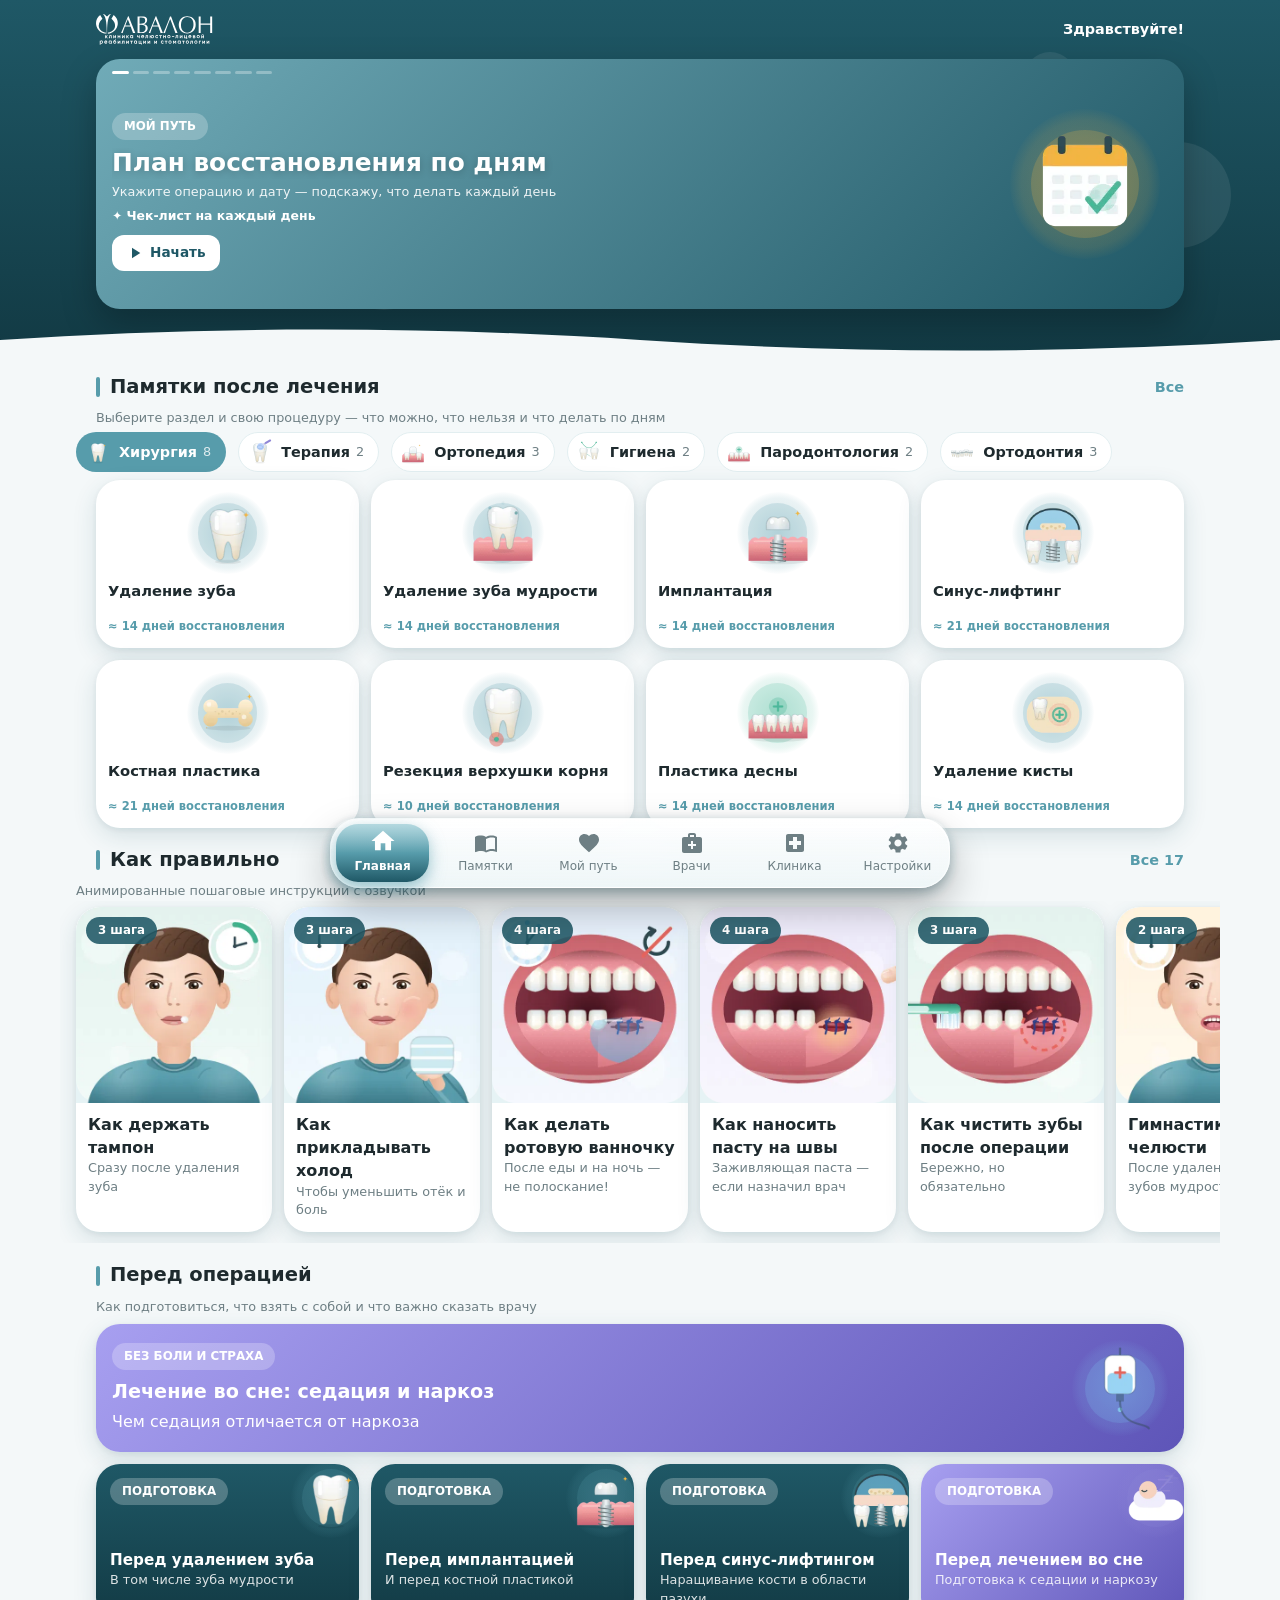
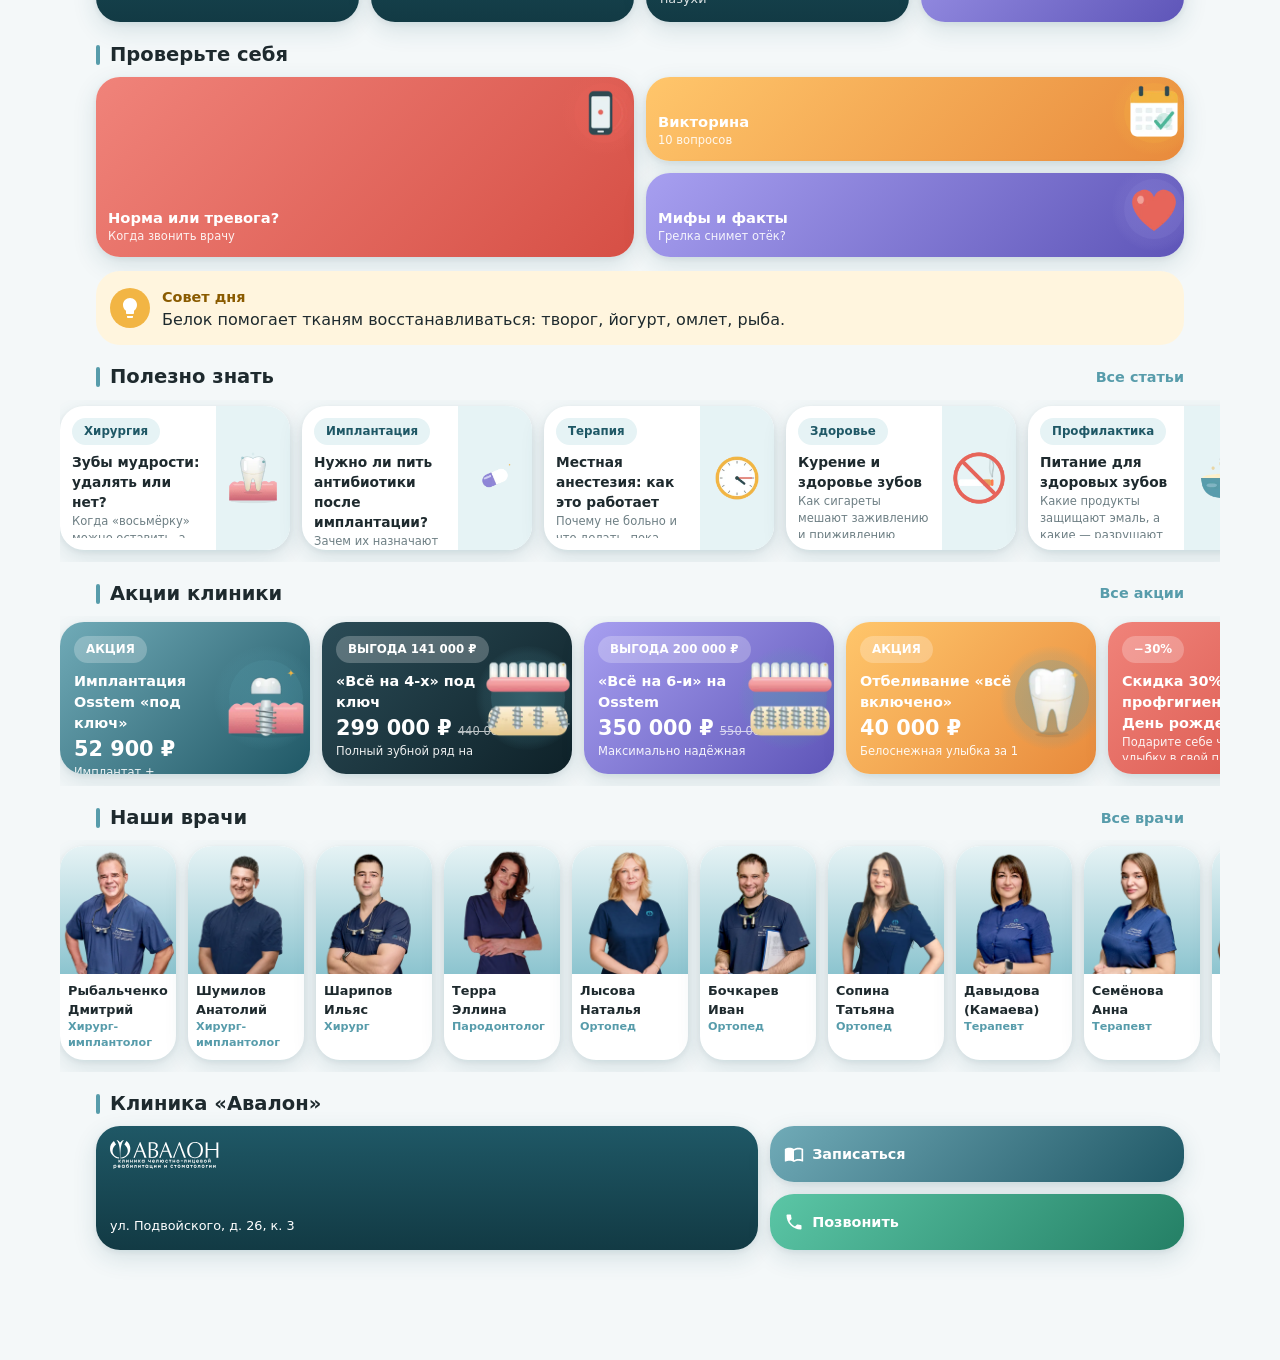
<file: index.html>
<!doctype html>
<html lang="ru">
<head>
  <meta charset="utf-8">
  <meta name="viewport" content="width=device-width, initial-scale=1, viewport-fit=cover">
  <title>Авалон · Помощник пациента</title>
  <meta name="description" content="Памятки после хирургических операций, план восстановления по дням, врачи и акции стоматологической клиники «Авалон», Санкт-Петербург.">
  <meta name="theme-color" content="#1F5866">
  <meta property="og:title" content="Авалон · Помощник пациента">
  <meta property="og:description" content="Памятки после операций, план восстановления по дням, врачи и акции клиники «Авалон».">
  <meta property="og:image" content="img/og.png">
  <meta property="og:type" content="website">
  <meta name="apple-mobile-web-app-capable" content="yes">
  <meta name="apple-mobile-web-app-status-bar-style" content="black-translucent">
  <meta name="apple-mobile-web-app-title" content="Авалон">
  <link rel="manifest" href="manifest.webmanifest">
  <link rel="icon" href="img/icon-192.png">
  <link rel="apple-touch-icon" href="img/icon-192.png">
  <script>/* Телевизоры (LG webOS и др.): у них старый браузер — открываем версию для пульта */
    if (/Web0S|webOS|SmartTV|SMART-TV|NetCast|HbbTV|VIDAA|BRAVIA/i.test(navigator.userAgent) && location.search.indexOf('full') < 0) location.replace('tv.html' + location.hash);</script>
  <link rel="stylesheet" href="app.css">
</head>
<body>
  <div id="splash"><div><img src="img/mark-white.svg" alt=""><p>АВАЛОН</p></div></div>
  <div id="app"></div>
  <nav id="nav" class="navbar hidden" aria-label="Меню"></nav>
  <noscript>Для работы приложения включите JavaScript.</noscript>
  <script src="app.js"></script>
</body>
</html>
</file>
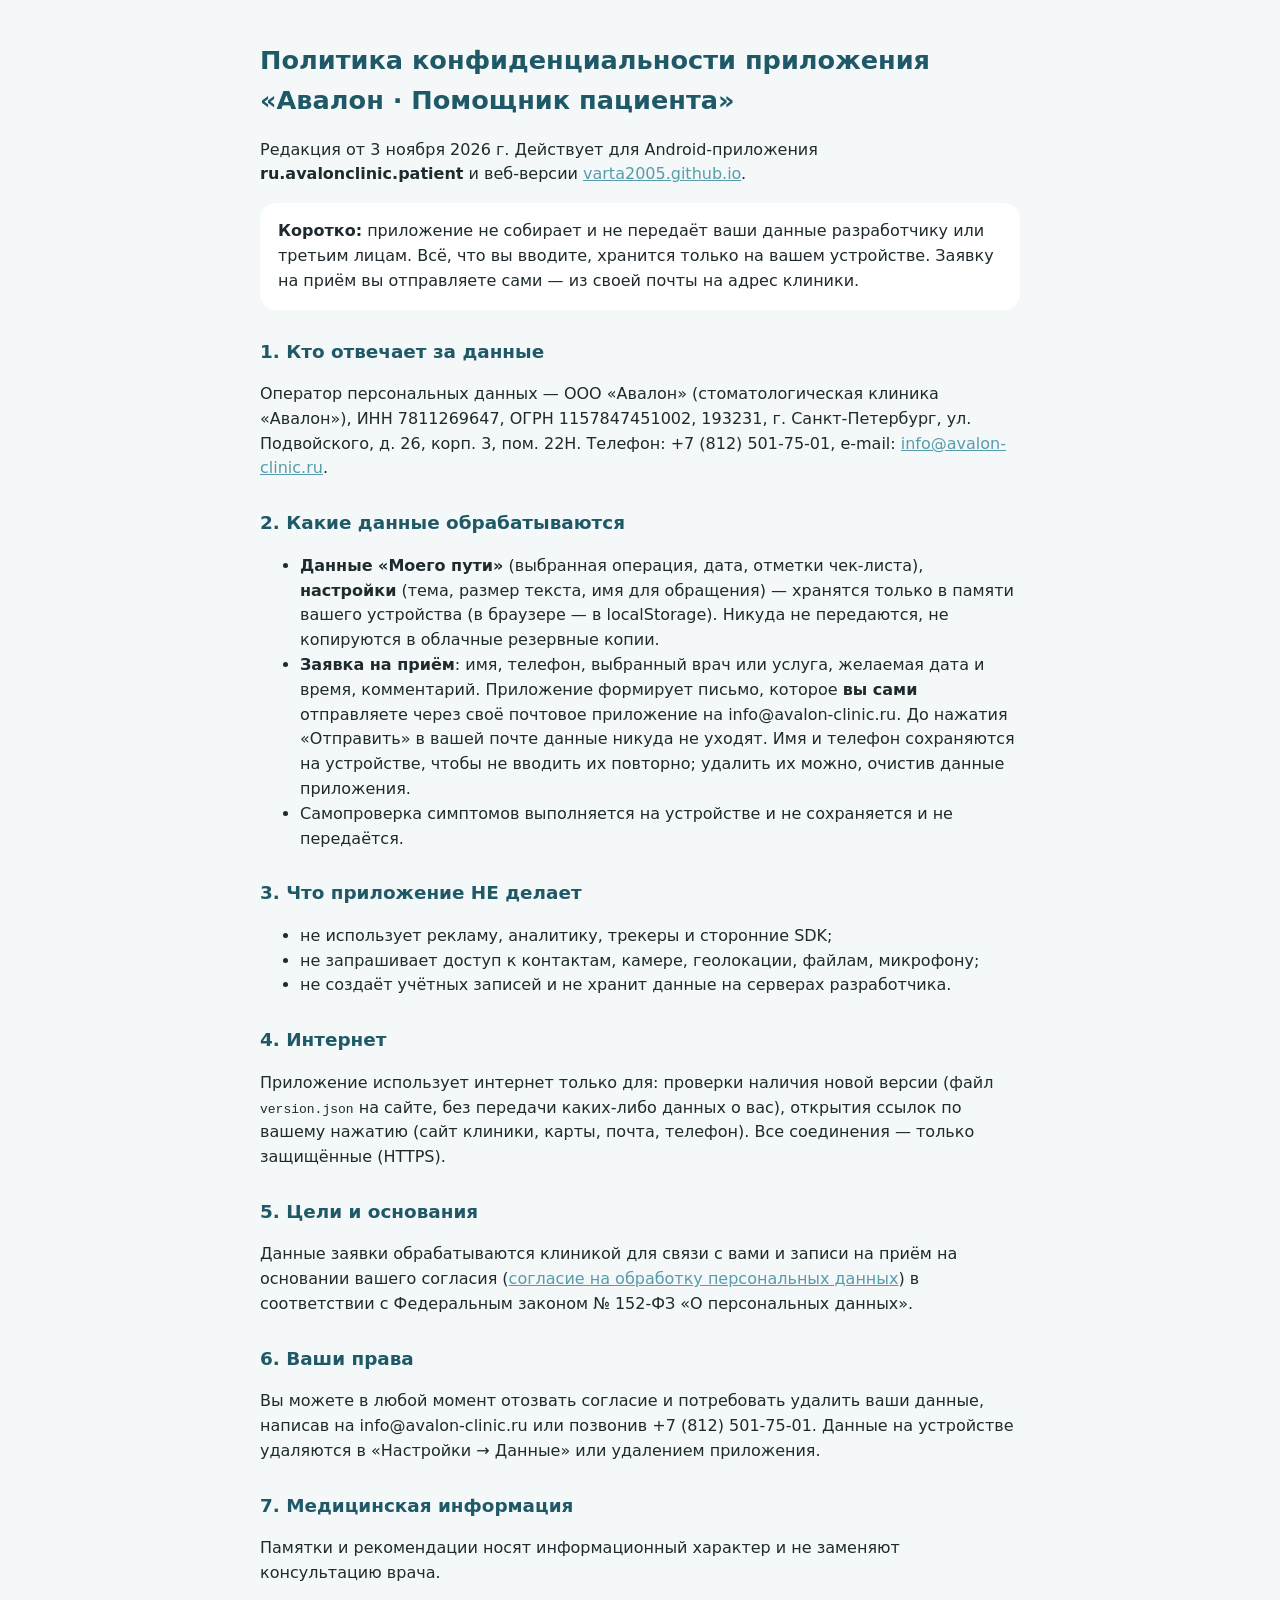
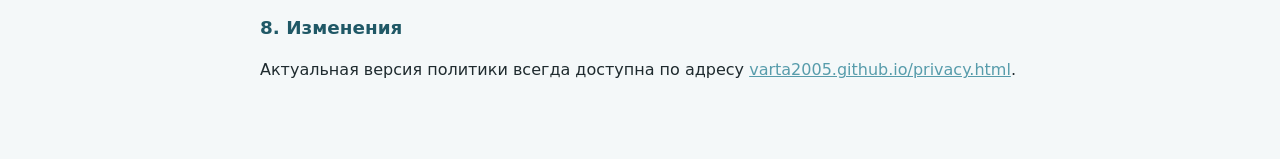
<file: privacy.html>
<!doctype html>
<html lang="ru"><head><meta charset="utf-8"><meta name="viewport" content="width=device-width, initial-scale=1">
<title>Политика конфиденциальности · Авалон · Помощник пациента</title>
<style>body{font-family:Roboto,"Segoe UI",system-ui,Arial,sans-serif;max-width:760px;margin:0 auto;padding:24px 20px 60px;color:#1E2A2E;line-height:1.55;background:#F4F8F9}
h1{color:#1F5866;font-size:1.6rem}h2{color:#1F5866;font-size:1.15rem;margin-top:28px}a{color:#579CAB}.box{background:#fff;border-radius:16px;padding:16px 18px;margin:12px 0}</style></head>
<body>
<h1>Политика конфиденциальности приложения «Авалон · Помощник пациента»</h1>
<p>Редакция от 3 ноября 2026 г. Действует для Android-приложения <b>ru.avalonclinic.patient</b> и веб-версии <a href="https://varta2005.github.io">varta2005.github.io</a>.</p>

<div class="box"><b>Коротко:</b> приложение не собирает и не передаёт ваши данные разработчику или третьим лицам. Всё, что вы вводите,
хранится только на вашем устройстве. Заявку на приём вы отправляете сами — из своей почты на адрес клиники.</div>

<h2>1. Кто отвечает за данные</h2>
<p>Оператор персональных данных — ООО «Авалон» (стоматологическая клиника «Авалон»), ИНН 7811269647, ОГРН 1157847451002,
193231, г. Санкт-Петербург, ул. Подвойского, д. 26, корп. 3, пом. 22Н. Телефон: +7 (812) 501-75-01, e-mail: <a href="mailto:info@avalon-clinic.ru">info@avalon-clinic.ru</a>.</p>

<h2>2. Какие данные обрабатываются</h2>
<ul>
<li><b>Данные «Моего пути»</b> (выбранная операция, дата, отметки чек-листа), <b>настройки</b> (тема, размер текста, имя для обращения) —
хранятся только в памяти вашего устройства (в браузере — в localStorage). Никуда не передаются, не копируются в облачные резервные копии.</li>
<li><b>Заявка на приём</b>: имя, телефон, выбранный врач или услуга, желаемая дата и время, комментарий. Приложение формирует письмо,
которое <b>вы сами</b> отправляете через своё почтовое приложение на info@avalon-clinic.ru. До нажатия «Отправить» в вашей почте данные никуда не уходят.
Имя и телефон сохраняются на устройстве, чтобы не вводить их повторно; удалить их можно, очистив данные приложения.</li>
<li>Самопроверка симптомов выполняется на устройстве и не сохраняется и не передаётся.</li>
</ul>

<h2>3. Что приложение НЕ делает</h2>
<ul><li>не использует рекламу, аналитику, трекеры и сторонние SDK;</li>
<li>не запрашивает доступ к контактам, камере, геолокации, файлам, микрофону;</li>
<li>не создаёт учётных записей и не хранит данные на серверах разработчика.</li></ul>

<h2>4. Интернет</h2>
<p>Приложение использует интернет только для: проверки наличия новой версии (файл <code>version.json</code> на сайте, без передачи каких-либо
данных о вас), открытия ссылок по вашему нажатию (сайт клиники, карты, почта, телефон). Все соединения — только защищённые (HTTPS).</p>

<h2>5. Цели и основания</h2>
<p>Данные заявки обрабатываются клиникой для связи с вами и записи на приём на основании вашего согласия
(<a href="https://avalon-clinic.ru/o-klinike/soglasie-na-obrabotku-personalnykh-dannykh/">согласие на обработку персональных данных</a>)
в соответствии с Федеральным законом № 152-ФЗ «О персональных данных».</p>

<h2>6. Ваши права</h2>
<p>Вы можете в любой момент отозвать согласие и потребовать удалить ваши данные, написав на info@avalon-clinic.ru или позвонив
+7 (812) 501-75-01. Данные на устройстве удаляются в «Настройки → Данные» или удалением приложения.</p>

<h2>7. Медицинская информация</h2>
<p>Памятки и рекомендации носят информационный характер и не заменяют консультацию врача.</p>

<h2>8. Изменения</h2>
<p>Актуальная версия политики всегда доступна по адресу <a href="https://varta2005.github.io/privacy.html">varta2005.github.io/privacy.html</a>.</p>
</body></html>
</file>
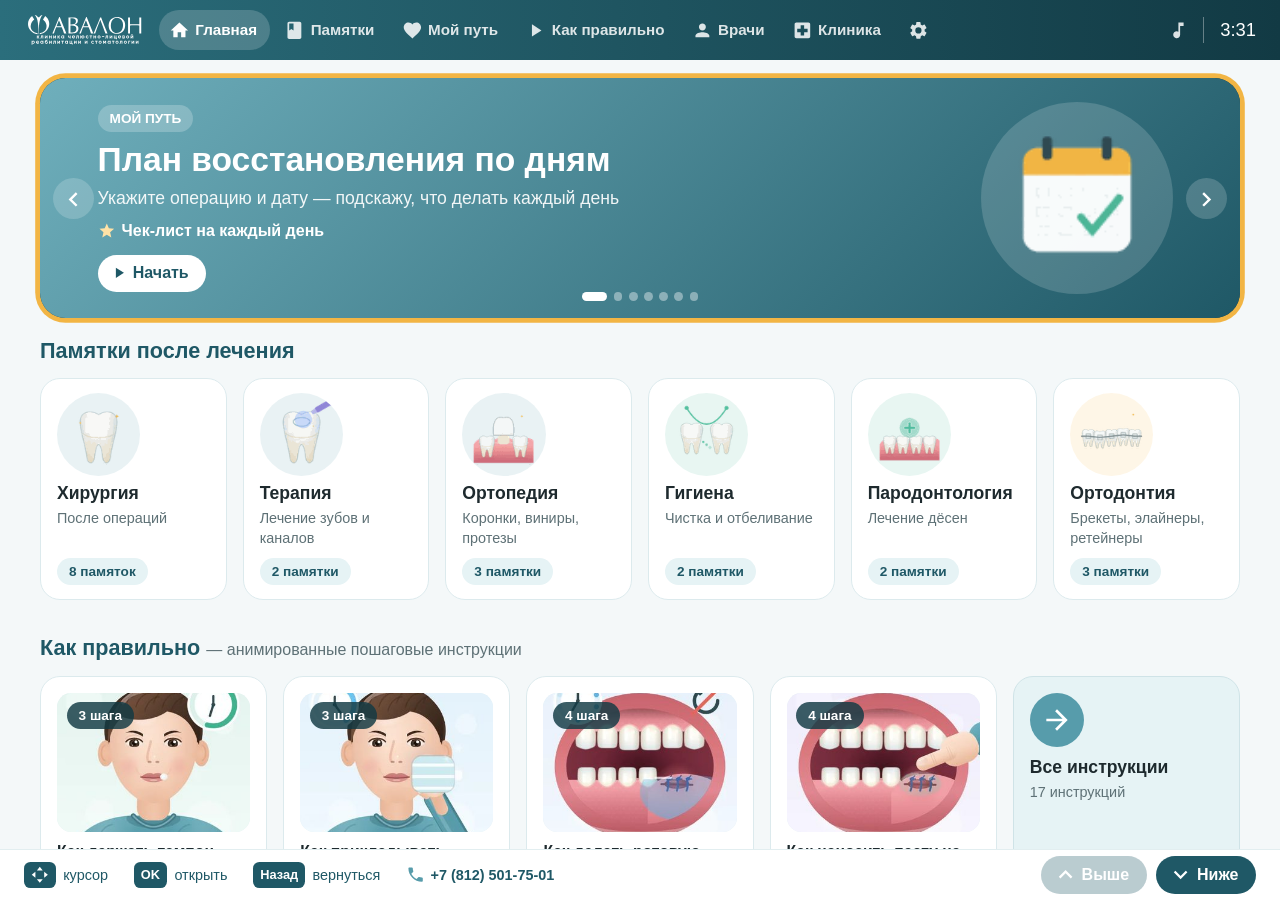
<file: tv.html>
<!doctype html>
<html lang="ru">
<head>
  <meta charset="utf-8">
  <meta name="viewport" content="width=device-width, initial-scale=1">
  <title>Авалон · Помощник пациента</title>
  <link rel="icon" href="img/icon-192.png">
  <link rel="stylesheet" href="tv.css">
</head>
<body>
  <!-- Версия для телевизора (LG webOS и другие Smart TV): управление пультом, без современных функций браузера -->
  <div id="app"><div class="boot"><img src="img/logo-white.svg" alt="Авалон"><p id="bootmsg">Загрузка…</p></div></div>
  <div id="idle"></div>
  <script src="tv/sprites.js"></script>
  <script src="tv/qrcode.js"></script>
  <script src="tv.js"></script>
</body>
</html>
</file>
<file: app.css>
/* Авалон · Помощник пациента — веб-версия */
:root {
  --teal: #579CAB; --teal-light: #8CC4CF; --teal-deep: #1F5866; --night: #123A44;
  --ink: #1E2A2E; --muted: #6E7F84; --bg: #F4F8F9; --card: #FFFFFF; --pale: #E6F3F5; --outline: #E2EEF0;
  --mint: #4CB89A; --mint-pale: #E3F5EF; --coral: #E8655A; --coral-pale: #FDECEA;
  --sun: #F2B544; --sun-pale: #FFF5DE; --sun-ink: #8A5B00; --lilac: #8E86D6; --lilac-pale: #EFEDFB; --lilac-ink: #4B43A0;
  --shadow: 0 8px 24px rgba(31, 88, 102, .14), 0 2px 6px rgba(31, 88, 102, .08);
  --glass-a: rgba(255,255,255,.93); --glass-b: rgba(238,246,247,.84); --glass-edge: rgba(255,255,255,.95);
  --g: 20px; --scale: 1;
  --header: linear-gradient(135deg, color-mix(in srgb, var(--teal) 85%, white), var(--teal-deep));
  --nightg: linear-gradient(180deg, var(--teal-deep), var(--night));
  --coralg: linear-gradient(135deg, #F0837A, #D64F45);
  --sung: linear-gradient(135deg, #FFC66B, #E88A3C);
  --lilacg: linear-gradient(135deg, #A79FF0, #5E55B8);
  --mintg: linear-gradient(135deg, #5BC6A6, #247F65);
  --darkg: linear-gradient(135deg, #2B4C57, #0E2128);
  color-scheme: light;
}
:root[data-accent="Sea"] { --teal: #3F86C9; --teal-light: #8CBDEB; --teal-deep: #1C4C7E; --night: #102C4C; }
:root[data-accent="Lavender"] { --teal: #8A7FD4; --teal-light: #BDB5F0; --teal-deep: #4A3F95; --night: #2A2260; }
:root[data-accent="Emerald"] { --teal: #3FA889; --teal-light: #8ED6BF; --teal-deep: #1C6651; --night: #0F3D30; }
:root[data-theme="dark"] {
  --ink: #E6EFF1; --muted: #9DB0B5; --bg: #0D171A; --card: #172529; --pale: #1E3A42; --outline: #26383D;
  --mint-pale: #16352D; --coral-pale: #3A2120; --sun-pale: #362E1A; --sun-ink: #F5CF7E; --lilac-pale: #26243D; --lilac-ink: #C8C2F5;
  --shadow: 0 8px 24px rgba(0,0,0,.45);
  --glass-a: rgba(35,58,64,.92); --glass-b: rgba(23,37,41,.86); --glass-edge: rgba(255,255,255,.25);
  color-scheme: dark;
}
@media (min-width: 600px) { :root { --g: 28px; } }
@media (min-width: 900px) { :root { --g: 36px; } }

* { box-sizing: border-box; -webkit-tap-highlight-color: transparent; }
html { font-size: calc(16px * var(--scale)); }
body {
  margin: 0; background: var(--bg); color: var(--ink);
  font-family: Roboto, "Segoe UI", system-ui, -apple-system, "Helvetica Neue", Arial, sans-serif;
  line-height: 1.45; overflow-x: hidden; overflow-x: clip; min-height: 100vh;
}
/* Ничто не должно расширять страницу по горизонтали (иначе на телефоне меняется масштаб и плавающее меню уезжает). */
html { overflow-x: hidden; overflow-x: clip; }
button { font: inherit; color: inherit; border: 0; background: none; cursor: pointer; padding: 0; }
a { color: var(--teal); text-decoration: none; }
h1, h2, h3, p { margin: 0; }
.wrap { max-width: 1160px; margin: 0 auto; }
.pad { padding-left: var(--g); padding-right: var(--g); }
.muted { color: var(--muted); }
.small { font-size: .8rem; }

/* ——— Появление ——— */
.enter { animation: enter .55s cubic-bezier(.2,.7,.2,1) both; animation-delay: calc(var(--i, 0) * 55ms); }
@keyframes enter { from { opacity: 0; transform: translateY(26px) scale(.96); } to { opacity: 1; transform: none; } }
.view { animation: view .38s ease both; }
/* Смена страницы — сдвиг по вертикали: сдвиг вправо делал страницу шире экрана, Chrome уменьшал масштаб и меню уезжало вниз. */
@keyframes view { from { opacity: 0; transform: translateY(14px); } to { opacity: 1; transform: none; } }
.no-anim *, .no-anim *::before, .no-anim *::after { animation: none !important; transition: none !important; }

/* ——— Шапка с волной ——— */
.header { position: relative; color: #fff; background: var(--header); padding: calc(env(safe-area-inset-top) + 14px) 0 46px; overflow: hidden; }
.header.night { background: var(--nightg); }
.header.coral { background: var(--coralg); } .header.sun { background: var(--sung); } .header.lilac { background: var(--lilacg); }
.header .wave { position: absolute; left: 0; bottom: -1px; width: 200%; height: 34px; animation: wave 9s linear infinite; }
.header .wave path { fill: var(--bg); }
@keyframes wave { to { transform: translateX(-50%); } }
.bubble { position: absolute; border-radius: 50%; background: rgba(255,255,255,.08); animation: float 6s ease-in-out infinite; }
@keyframes float { 50% { transform: translateY(-10px); } }
.header .row { display: flex; align-items: center; gap: 12px; }
.header h1 { font-size: 1.65rem; line-height: 1.2; }
.header p { opacity: .88; font-size: .92rem; }
.back { width: 44px; height: 44px; border-radius: 50%; background: rgba(255,255,255,.2); color: #fff; display: grid; place-items: center; margin-bottom: 8px; }
.back svg { width: 22px; height: 22px; }

/* ——— Иллюстрации ——— */
.art { position: relative; display: inline-grid; place-items: center; width: var(--s, 100px); height: var(--s, 100px); flex: none; }
.art::before { content: ""; position: absolute; inset: 0; border-radius: 50%;
  background: radial-gradient(circle, color-mix(in srgb, var(--tint) 32%, transparent) 0, color-mix(in srgb, var(--tint) 12%, transparent) 60%, transparent 72%); }
.art::after { content: ""; position: absolute; inset: 14%; border-radius: 50%; background: color-mix(in srgb, var(--tint) 20%, transparent); animation: pulse 2.6s ease-in-out infinite; }
.art.white { --tint: #fff; }
.art.nohalo::before, .art.nohalo::after { display: none; }
.art img { position: relative; z-index: 1; width: 100%; height: 100%; }
@keyframes pulse { 50% { transform: scale(1.06); opacity: .75; } }

/* ——— Карточки ——— */
.card { background: var(--card); border-radius: 24px; box-shadow: var(--shadow); position: relative; overflow: hidden;
  transition: transform .25s cubic-bezier(.3,1.6,.5,1); cursor: pointer; }
.card:active { transform: scale(.95); }
@media (hover: hover) { .card:hover { transform: translateY(-3px); } }
.card.flat { box-shadow: none; }
.grad-teal { background: var(--header); color: #fff; } .grad-night { background: var(--nightg); color: #fff; }
.grad-coral { background: var(--coralg); color: #fff; } .grad-sun { background: var(--sung); color: #fff; }
.grad-lilac { background: var(--lilacg); color: #fff; } .grad-mint { background: var(--mintg); color: #fff; } .grad-dark { background: var(--darkg); color: #fff; }

.grid { --c: var(--cols, 2); display: grid; gap: 12px; grid-template-columns: repeat(var(--c), minmax(0, 1fr)); }
@media (min-width: 600px) { .grid { --c: var(--cols-m, 3); } }
@media (min-width: 900px) { .grid { --c: var(--cols-l, 4); } }
.row-scroll { display: flex; gap: 12px; overflow-x: auto; padding: 6px var(--g) 12px; scroll-snap-type: x mandatory; scrollbar-width: none; }
.row-scroll::-webkit-scrollbar { display: none; }
.row-scroll > * { scroll-snap-align: start; flex: none; }

.section { display: flex; align-items: center; gap: 10px; padding: 18px var(--g) 8px; }
.section::before { content: ""; width: 4px; height: 20px; border-radius: 2px; background: var(--teal); }
.section h2 { font-size: 1.22rem; flex: 1; }
.section a, .section button { color: var(--teal); font-weight: 600; font-size: .9rem; }

.pill { display: inline-flex; align-items: center; gap: 4px; border-radius: 99px; padding: 5px 12px; font-size: .74rem; font-weight: 600; background: var(--pale); color: var(--teal-deep); }
:root[data-theme="dark"] .pill { color: var(--teal-light); }
.pill.glass { background: rgba(255,255,255,.24); color: #fff; }
.pill.coral { background: var(--coral); color: #fff; } .pill.mint { background: var(--mint); color: #fff; }
.pill.sun { background: var(--sun-pale); color: var(--sun-ink); }

.rot { display: block; min-height: 1.35em; overflow: hidden; }
.rot > span { display: block; animation: rot .5s ease both; }
@keyframes rot { from { opacity: 0; transform: translateY(60%); } to { opacity: 1; transform: none; } }

/* ——— Главная ——— */
.top { display: flex; align-items: center; justify-content: space-between; margin-bottom: 14px; }
.top img { width: 118px; }
.hero { position: relative; height: 236px; border-radius: 24px; overflow: hidden; box-shadow: 0 14px 34px rgba(0,0,0,.25); }
@media (min-width: 600px) { .hero { height: 250px; } }
.slides { display: flex; height: 100%; overflow-x: auto; scroll-snap-type: x mandatory; scrollbar-width: none; scroll-behavior: smooth; }
.slides::-webkit-scrollbar { display: none; }
.slide { flex: 0 0 100%; scroll-snap-align: start; position: relative; display: flex; align-items: center; padding: 30px 16px 14px; cursor: pointer; }
.slide .txt { width: 62%; position: relative; z-index: 1; }
@media (min-width: 600px) { .slide .txt { width: 58%; } }
.slide h3 { font-size: 1.15rem; line-height: 1.22; margin: 8px 0 4px; display: -webkit-box; -webkit-line-clamp: 2; -webkit-box-orient: vertical; overflow: hidden; text-shadow: 0 2px 8px rgba(0,0,0,.2); }
@media (min-width: 600px) { .slide h3 { font-size: 1.55rem; } }
.slide p { font-size: .8rem; opacity: .9; display: -webkit-box; -webkit-line-clamp: 2; -webkit-box-orient: vertical; overflow: hidden; }
.slide .fact { font-size: .78rem; font-weight: 700; margin-top: 6px; display: flex; gap: 4px; }
.slide .fact .rot { flex: 1; min-width: 0; white-space: nowrap; text-overflow: ellipsis; }
.slide .art { position: absolute; right: 8px; top: 50%; margin-top: calc(var(--s) / -2); --s: 150px; animation: breathe 4s ease-in-out infinite; }
@media (min-width: 600px) { .slide .art { --s: 190px; right: 24px; } }
@keyframes breathe { 50% { transform: scale(1.06); } }
.cta { display: inline-flex; align-items: center; gap: 6px; background: #fff; color: var(--teal-deep); font-weight: 700; font-size: .85rem; padding: 8px 14px; border-radius: 12px; margin-top: 10px; }
.stories { position: absolute; top: 12px; left: 16px; display: flex; gap: 4px; width: 160px; z-index: 2; }
.stories i { flex: 1; height: 3px; border-radius: 2px; background: rgba(255,255,255,.3); overflow: hidden; }
.stories i b { display: block; height: 100%; width: 0; background: #fff; }
.stories i.done b { width: 100%; }
.stories i.cur b { animation: story 6s linear forwards; }
@keyframes story { to { width: 100%; } }

.tile { padding: 12px; display: flex; flex-direction: column; min-height: 168px; }
.tile .art { --s: 82px; align-self: center; }
.tile h3 { font-size: .92rem; margin-top: 6px; min-height: 2.6em; }
.tile .rot { color: var(--teal); font-size: .72rem; font-weight: 600; }

.continue { display: flex; align-items: center; gap: 14px; padding: 16px; }
.ring { --p: 0; width: 76px; height: 76px; border-radius: 50%; display: grid; place-items: center; flex: none;
  background: conic-gradient(var(--mint) calc(var(--p) * 1%), rgba(255,255,255,.2) 0); position: relative; }
.ring::before { content: ""; position: absolute; inset: 8px; border-radius: 50%; background: var(--night); }
.ring > div { position: relative; text-align: center; line-height: 1.1; }
.ring b { font-size: 1.4rem; display: block; }
.bar-line { height: 5px; border-radius: 3px; background: rgba(255,255,255,.2); margin-top: 8px; overflow: hidden; }
.bar-line i { display: block; height: 100%; background: var(--coral); }

.bento { display: grid; grid-template-columns: 1fr 1fr; gap: 12px; height: 180px; }
.bento > .col { display: grid; gap: 12px; }
.small-tile { padding: 12px; display: flex; flex-direction: column; justify-content: flex-end; }
.small-tile .art { position: absolute; top: -6px; right: -12px; --s: 84px; }
.small-tile h3 { font-size: .92rem; position: relative; }
.small-tile .rot { font-size: .72rem; opacity: .9; position: relative; }

.tip { display: flex; align-items: center; gap: 12px; padding: 14px; background: var(--sun-pale); }
.tip .ic { width: 40px; height: 40px; border-radius: 50%; background: var(--sun); display: grid; place-items: center; color: #fff; flex: none; }

.promo { width: 250px; height: 152px; padding: 14px; display: flex; flex-direction: column; color: #fff; }
.promo .art { position: absolute; right: -8px; top: 50%; margin-top: -52px; --s: 104px; }
.promo h3 { font-size: .9rem; width: 72%; position: relative; }
.promo .price { font-size: 1.3rem; font-weight: 800; margin-top: auto; position: relative; }
.promo .price s { font-size: .72rem; font-weight: 400; opacity: .7; margin-left: 6px; }
.promo .rot { font-size: .72rem; opacity: .92; width: 80%; position: relative; }
.promos-grid .promo { width: auto; height: auto; min-height: 196px; }

.article { width: 230px; height: 144px; display: flex; }
.article .body { flex: 1; padding: 12px; display: flex; flex-direction: column; min-width: 0; }
.article h3 { font-size: .86rem; margin-top: 8px; }
.article .rot { font-size: .72rem; color: var(--muted); margin-top: auto; }
.article .side { width: 74px; background: var(--pale); display: grid; place-items: center; }
.article .side .art { --s: 66px; }
.articles-grid .article { width: auto; height: auto; min-height: 168px; }

.doc { width: 116px; }
.doc .ph { height: 128px; background: linear-gradient(var(--pale), var(--teal-light)); }
.doc .ph img, .docs .ph img { width: 100%; height: 100%; object-fit: cover; object-position: top; }
.doc .nm { padding: 8px; font-size: .8rem; font-weight: 600; }
.doc .rot { color: var(--teal); font-size: .7rem; }

.clinic-row { display: grid; grid-template-columns: 1.6fr 1fr; gap: 12px; height: 124px; }
.clinic-row .main { padding: 14px; display: flex; flex-direction: column; justify-content: space-between; }
.clinic-row .main img { width: 110px; }
.mini { display: flex; align-items: center; gap: 8px; padding: 0 14px; font-weight: 600; font-size: .9rem; }


/* ——— Памятка ——— */
.tabs { position: relative; display: grid; grid-template-columns: repeat(5, 1fr); background: var(--card); border: 1px solid var(--outline); border-radius: 24px; padding: 4px; height: 48px; margin: 0 var(--g); }
.tabs .ind { position: absolute; top: 4px; bottom: 4px; left: 4px; width: calc((100% - 8px) / 5); border-radius: 20px; background: var(--teal);
  transform: translateX(calc(var(--t) * 100%)); transition: transform .45s cubic-bezier(.3,1.5,.5,1), background .3s; }
.tabs button { position: relative; font-size: .75rem; font-weight: 700; color: var(--muted); }
.tabs button.on { color: #fff; }
.hint { display: flex; gap: 6px; align-items: center; font-size: .78rem; color: var(--muted); padding: 10px var(--g) 6px; }

.stage { display: flex; gap: 10px; }
.stage .num { display: flex; flex-direction: column; align-items: center; width: 36px; flex: none; }
.stage .num b { width: 34px; height: 34px; border-radius: 50%; background: var(--pale); color: var(--teal-deep); display: grid; place-items: center; }
:root[data-theme="dark"] .stage .num b { color: var(--teal-light); }
.stage.open .num b { background: var(--teal); color: #fff; }
.stage .num i { flex: 1; width: 3px; background: var(--pale); }
.stage .card { flex: 1; padding: 14px; margin-bottom: 12px; }
.stage .period { color: var(--teal); font-size: .76rem; font-weight: 600; }
.stage .more { display: grid; grid-template-rows: 0fr; transition: grid-template-rows .4s ease; }
.stage.open .more { grid-template-rows: 1fr; }
.stage .more > div { overflow: hidden; }
.check { display: flex; gap: 8px; margin: 5px 0; font-size: .92rem; }
.check::before { content: "✓"; color: #fff; background: var(--mint); width: 18px; height: 18px; border-radius: 50%; font-size: .7rem; display: grid; place-items: center; flex: none; margin-top: 2px; }

.tipcard { padding: 12px; min-height: 212px; display: flex; flex-direction: column; }
.tipcard .art { --s: 104px; align-self: center; }
.tipcard .mark { position: absolute; top: 12px; right: 12px; width: 26px; height: 26px; border-radius: 50%; display: grid; place-items: center; color: #fff; font-weight: 700; font-size: .85rem; }
.tipcard h3 { font-size: .9rem; margin-top: 6px; }

.box { border-radius: 22px; padding: 16px; }
.box.mint { background: var(--mint-pale); } .box.coral { background: var(--coral-pale); } .box.sun { background: var(--sun-pale); } .box.pale { background: var(--pale); }
.box h3 { font-size: 1.02rem; margin-bottom: 8px; display: flex; gap: 8px; align-items: center; }
.bullet { display: flex; gap: 10px; margin: 6px 0; font-size: .92rem; }
.bullet::before { content: ""; width: 8px; height: 8px; border-radius: 50%; background: var(--c, var(--mint)); flex: none; margin-top: 7px; }
.chips { display: flex; flex-wrap: wrap; gap: 8px; }
.chip { border-radius: 99px; padding: 8px 14px; background: var(--card); border: 1px solid var(--outline); font-weight: 600; font-size: .85rem; transition: transform .3s cubic-bezier(.3,1.8,.5,1), background .2s; }
.chip.on { background: var(--teal); color: #fff; border-color: var(--teal); }
.chip:active { transform: scale(1.12); }

.btn { display: flex; align-items: center; justify-content: center; gap: 10px; padding: 16px; border-radius: 22px; color: #fff; font-weight: 600; font-size: 1rem; box-shadow: var(--shadow); }
.disclaimer { margin: 12px var(--g); padding: 14px; border-radius: 16px; background: var(--pale); color: var(--teal-deep); font-size: .78rem; }
:root[data-theme="dark"] .disclaimer { color: var(--teal-light); }

/* ——— Нижний лист ——— */
.sheet-bg { position: fixed; inset: 0; background: rgba(0,0,0,.45); z-index: 50; opacity: 0; transition: opacity .3s; }
.sheet { position: fixed; left: 0; right: 0; bottom: 0; z-index: 51; background: var(--card); border-radius: 28px 28px 0 0; padding: 14px 24px calc(30px + env(safe-area-inset-bottom));
  max-height: 88vh; overflow: auto; transform: translateY(100%); transition: transform .45s cubic-bezier(.2,.9,.3,1); max-width: 720px; margin: 0 auto; text-align: center; }
.sheet.open { transform: none; } .sheet-bg.open { opacity: 1; }
.sheet .handle { width: 36px; height: 4px; border-radius: 2px; background: #ccc; margin: 0 auto 10px; }
.sheet .art { --s: 180px; }
.sheet .why { text-align: left; margin-top: 14px; }

/* ——— Плавающее меню ——— */
.navbar { position: fixed; z-index: 40; left: 50%; bottom: calc(12px + env(safe-area-inset-bottom)); width: min(620px, calc(100% - 28px));
  transform: translateX(-50%); border-radius: 30px; height: 64px;
  background: linear-gradient(var(--glass-a), var(--glass-b));
  backdrop-filter: blur(18px) saturate(1.6); -webkit-backdrop-filter: blur(18px) saturate(1.6);
  box-shadow: 0 18px 40px rgba(0,0,0,.28), 0 4px 12px color-mix(in srgb, var(--teal-deep) 35%, transparent), inset 0 1px 0 var(--glass-edge);
  border: 1px solid color-mix(in srgb, var(--glass-edge) 60%, transparent);
  display: grid; grid-template-columns: repeat(6, 1fr); padding: 0; animation: hover 5.2s ease-in-out infinite;
  transition: transform .4s, opacity .4s; }
@media (min-width: 600px) { .navbar { height: 70px; } }
.navbar.hidden { transform: translate(-50%, 140%); opacity: 0; animation: none; }
@keyframes hover { 0%, 100% { transform: translate(-50%, -3px) perspective(600px) rotateX(2deg); } 50% { transform: translate(-50%, 3px) perspective(600px) rotateX(-2deg); } }
.navbar::before { content: ""; position: absolute; inset: 0 0 auto 0; height: 22px; border-radius: 30px 30px 0 0; background: linear-gradient(rgba(255,255,255,.5), transparent); pointer-events: none; }
:root[data-theme="dark"] .navbar::before { background: linear-gradient(rgba(255,255,255,.08), transparent); }
.navbar .drop { position: absolute; top: 5px; bottom: 5px; left: 5px; width: calc(100% / 6 - 10px); border-radius: 22px;
  background: linear-gradient(var(--teal-light), var(--teal), var(--teal-deep)); box-shadow: 0 6px 16px color-mix(in srgb, var(--teal) 60%, transparent);
  transform: translateX(calc(var(--n) * (100% + 10px))); transition: transform .55s cubic-bezier(.3,1.5,.5,1); }
.navbar .drop::after { content: ""; position: absolute; inset: 0 0 50% 0; border-radius: 22px 22px 0 0; background: linear-gradient(rgba(255,255,255,.35), transparent); }
.navbar button { position: relative; display: flex; flex-direction: column; align-items: center; justify-content: center; gap: 3px; color: var(--muted); font-size: .62rem; font-weight: 500; }
@media (min-width: 600px) { .navbar button { font-size: .75rem; } }
.navbar button svg { width: 24px; height: 24px; transition: transform .45s cubic-bezier(.3,1.8,.5,1); }
.navbar button.on { color: #fff; font-weight: 700; }
.navbar button.on svg { transform: translateY(-2px) scale(1.15); }
.spacer { height: calc(110px + env(safe-area-inset-bottom)); }

/* ——— Прочее ——— */
.flip { perspective: 1200px; min-height: 190px; }
.flip .in { position: relative; height: 100%; min-height: 190px; transition: transform .8s cubic-bezier(.3,1.3,.5,1); transform-style: preserve-3d; }
.flip.on .in { transform: rotateY(180deg); }
.flip .face { position: absolute; inset: 0; border-radius: 24px; padding: 18px; color: #fff; backface-visibility: hidden; -webkit-backface-visibility: hidden; display: flex; align-items: center; gap: 12px; }
.flip .face.front { background: var(--coralg); } .flip .face.back { background: var(--mintg); transform: rotateY(180deg); }
.flip .lab { font-size: .8rem; font-weight: 800; opacity: .85; }

.opt { display: flex; align-items: center; gap: 12px; padding: 16px; border-radius: 18px; background: var(--card); border: 2px solid var(--pale); width: 100%; text-align: left; margin: 6px 0; transition: background .3s; }
.opt .l { width: 30px; height: 30px; border-radius: 50%; background: var(--pale); display: grid; place-items: center; font-weight: 700; flex: none; }
.opt.ok { background: var(--mint-pale); border-color: var(--mint); } .opt.bad { background: var(--coral-pale); animation: shake .35s; }
@keyframes shake { 25% { transform: translateX(12px); } 75% { transform: translateX(-12px); } }
.progress { height: 10px; border-radius: 5px; background: rgba(255,255,255,.3); overflow: hidden; }
.progress i { display: block; height: 100%; background: #fff; transition: width .5s; }

.taskrow { display: flex; align-items: center; gap: 12px; padding: 14px; border-radius: 16px; background: var(--card); margin: 5px 0; width: 100%; text-align: left; transition: background .3s; }
.taskrow .cb { width: 28px; height: 28px; border-radius: 50%; border: 2px solid var(--mint); display: grid; place-items: center; flex: none; }
.taskrow .cb i { width: 100%; height: 100%; border-radius: 50%; background: var(--mint); color: #fff; display: grid; place-items: center; font-style: normal; transform: scale(0); transition: transform .4s cubic-bezier(.3,1.8,.5,1); }
.taskrow.on { background: var(--mint-pale); } .taskrow.on .cb i { transform: scale(1); } .taskrow.on span { text-decoration: line-through; color: var(--muted); }
input[type=range] { width: 100%; accent-color: var(--c, var(--mint)); }
.big-ring { --p: 0; width: 190px; height: 190px; border-radius: 50%; margin: 10px auto; display: grid; place-items: center; position: relative;
  background: conic-gradient(var(--mint) calc(var(--p) * 1%), rgba(255,255,255,.2) 0); transition: --p 1s; }
.big-ring::before { content: ""; position: absolute; inset: 14px; border-radius: 50%; background: var(--teal-deep); }
.big-ring > div { position: relative; text-align: center; line-height: 1.1; }
.big-ring b { font-size: 2.6rem; display: block; }

.seg { display: flex; gap: 4px; background: var(--pale); border-radius: 14px; padding: 4px; }
.seg button { flex: 1; padding: 10px 4px; border-radius: 11px; font-size: .76rem; font-weight: 700; color: var(--teal-deep); }
:root[data-theme="dark"] .seg button { color: var(--teal-light); }
.seg button.on { background: var(--teal); color: #fff; }
.switch { width: 52px; height: 30px; border-radius: 15px; background: var(--outline); position: relative; flex: none; transition: background .3s; }
.switch::after { content: ""; position: absolute; top: 3px; left: 3px; width: 24px; height: 24px; border-radius: 50%; background: #fff; transition: transform .35s cubic-bezier(.3,1.6,.5,1); box-shadow: 0 1px 3px rgba(0,0,0,.3); }
.switch.on { background: var(--teal); } .switch.on::after { transform: translateX(22px); }
.group { background: var(--card); border-radius: 24px; padding: 18px; margin: 8px 0; }
.group > h3 { margin-bottom: 12px; }
input[type=text], input[type=date] { width: 100%; padding: 14px; border-radius: 14px; border: 1.5px solid var(--outline); background: var(--card); color: var(--ink); font: inherit; }
.dot { width: 46px; height: 46px; border-radius: 50%; display: grid; place-items: center; color: #fff; border: 3px solid transparent; }
.dot.on { border-color: var(--ink); }
.two { display: grid; gap: 8px; } @media (min-width: 900px) { .two { grid-template-columns: 1fr 1fr; gap: 16px; } }
.info-row { display: flex; gap: 12px; align-items: center; padding: 10px; }
.ib { width: 40px; height: 40px; border-radius: 14px; display: grid; place-items: center; flex: none; }
.doc-hero { position: relative; height: 400px; background: var(--header); overflow: hidden; }
.doc-hero img { position: absolute; bottom: 0; left: 50%; transform: translateX(-50%); height: 92%; animation: rise .8s ease both; }
@keyframes rise { from { opacity: 0; transform: translate(-50%, 60px); } }
.doc-hero::after { content: ""; position: absolute; left: 0; right: 0; bottom: 0; height: 110px; background: linear-gradient(transparent, var(--bg)); }
.doc-hero .back { position: absolute; top: calc(14px + env(safe-area-inset-top)); left: 16px; z-index: 2; }
@media (min-width: 900px) { .doc-layout { display: grid; grid-template-columns: 42% 1fr; } .doc-hero { height: 100vh; position: sticky; top: 0; } .doc-hero::after { display: none; } .doc-info { padding-top: 30px; } }
.docs .ph { height: 190px; background: linear-gradient(var(--pale), var(--teal-light)); position: relative; }
.docs .exp { position: absolute; top: 8px; left: 8px; background: color-mix(in srgb, var(--teal-deep) 85%, transparent); color: #fff; }
.floating-cta { position: fixed; left: 50%; transform: translateX(-50%); bottom: calc(14px + env(safe-area-inset-bottom)); width: min(600px, calc(100% - 32px)); z-index: 30; }
.toast { position: fixed; left: 50%; top: 20px; transform: translateX(-50%); background: var(--ink); color: var(--bg); padding: 10px 18px; border-radius: 99px; z-index: 99; font-size: .85rem; animation: enter .3s; }
.apk-banner { display: flex; align-items: center; gap: 12px; padding: 14px; }
@keyframes spin { to { transform: rotate(360deg); } }
#splash { position: fixed; inset: 0; z-index: 100; display: grid; place-items: center; background: linear-gradient(180deg, #1F5866, #123A44); transition: opacity .5s, visibility .5s; }
#splash.gone { opacity: 0; visibility: hidden; }
#splash img { width: 96px; animation: pulse 1.6s ease-in-out infinite; }
#splash p { color: #fff; letter-spacing: 8px; font-weight: 700; font-size: 1.6rem; margin-top: 18px; text-align: center; }

/* Кнопка «Слушать» */
.listen { display: inline-flex; align-items: center; gap: 8px; border-radius: 99px; padding: 8px 16px; font-weight: 600; font-size: .9rem;
  background: rgba(255,255,255,.22); color: #fff; transition: background .25s, transform .15s; }
.listen:active { transform: scale(.95); }
.listen.light { background: var(--pale); color: var(--teal-deep); }
.listen.on { background: var(--coral); color: #fff; }
.listen .bars { display: inline-flex; gap: 2px; align-items: center; width: 20px; height: 20px; }
.listen .bars i { width: 3px; height: 60%; border-radius: 2px; background: currentColor; animation: bar .42s ease-in-out infinite alternate; }
.listen .bars i:nth-child(2) { animation-delay: .18s; } .listen .bars i:nth-child(3) { animation-delay: .36s; } .listen .bars i:nth-child(4) { animation-delay: .09s; }
@keyframes bar { from { height: 30%; } to { height: 100%; } }
.no-anim .listen .bars i { animation: none; }

/* «Как правильно» */
.scene { display: block; width: 100%; aspect-ratio: 1; border-radius: 24px; background: var(--pale); }
.hrow { display: flex; gap: 12px; overflow-x: auto; padding: 6px 16px 12px; scroll-padding-inline: 16px; scroll-snap-type: x mandatory; scrollbar-width: none; max-width: 1200px; margin: 0 auto; }
.hrow::-webkit-scrollbar { display: none; }
.hrow .htcard { flex: 0 0 168px; scroll-snap-align: start; }
@media (min-width: 600px) { .hrow .htcard { flex-basis: 196px; } }
.htcard { position: relative; display: block; padding: 0; overflow: hidden; color: inherit; text-decoration: none; }
.htcard .scene { border-radius: 24px 24px 0 0; }
.htcard .pill, .stage .pill { position: absolute; top: 10px; left: 10px; }
.pill.dark { background: color-mix(in srgb, var(--teal-deep) 88%, transparent); color: #fff; }
.stepbar { display: flex; gap: 6px; margin: 4px 0 14px; }
.stepbar button { flex: 1; height: 8px; border-radius: 4px; background: var(--pale); transition: background .4s; }
.stepbar button.on { background: var(--teal); }
.htgrid { display: grid; gap: 16px; }
@media (min-width: 900px) { .htgrid { grid-template-columns: 1fr 1fr; gap: 24px; align-items: start; } }
.stage { position: relative; border-radius: 28px; overflow: hidden; background: var(--card); box-shadow: 0 14px 34px color-mix(in srgb, var(--teal-deep) 22%, transparent); max-width: 560px; width: 100%; margin: 0 auto; }
.stage .scene { border-radius: 0; }
.htnav { display: grid; grid-template-columns: 1fr 1.4fr; gap: 10px; margin-top: 14px; }
.htnav .btn { margin: 0; }
.btn.ghost { background: var(--pale); color: var(--teal-deep); }
.btn.ghost[disabled] { opacity: .45; }
.httimer { display: flex; gap: 14px; align-items: center; margin-top: 14px; padding: 16px; border-radius: 24px; background: var(--sun-pale); }
.httimer.done { background: var(--mint-pale); }
.httimer .ring { --k: 1; width: 78px; height: 78px; border-radius: 50%; display: grid; place-items: center; flex: none;
  background: radial-gradient(closest-side, var(--sun-pale) 79%, transparent 80% 100%), conic-gradient(var(--sun) calc(var(--k) * 360deg), #fff 0); }
.httimer.done .ring { background: radial-gradient(closest-side, var(--mint-pale) 79%, transparent 80% 100%), conic-gradient(var(--mint) 360deg, #fff 0); }
.httimer .ring b { font-size: 1.1rem; }
.pill.tealbtn { background: var(--teal); color: #fff; }
.htstep { display: flex; gap: 10px; width: 100%; text-align: left; padding: 12px; margin: 6px 0; border-radius: 18px; background: var(--card); color: inherit; }
.htstep.on { background: var(--pale); }
.htstep .num { flex: none; width: 30px; height: 30px; border-radius: 50%; display: grid; place-items: center; font-weight: 700; background: var(--pale); color: var(--teal-deep); }
.htstep.on .num { background: var(--teal); color: #fff; }

/* Разделы памяток */
.secchips { padding-top: 2px; padding-bottom: 8px; }
.secchip { flex: none; display: flex; align-items: center; gap: 6px; padding: 4px 14px 4px 6px; border-radius: 99px; background: var(--card); border: 1px solid var(--outline); color: var(--ink); font-size: .9rem; scroll-snap-align: start; transition: background .3s; }
.secchip .art { --s: 30px; }
.secchip span { color: var(--muted); font-size: .8rem; }
.secchip.on { background: var(--teal); border-color: transparent; color: #fff; }
.secchip.on span { color: rgba(255,255,255,.8); }
</file>
<file: tv.css>
/* Авалон — версия для телевизора. Только старый CSS (Chromium 38, LG webOS 3.x):
   без переменных, grid и gap; анимации — с префиксом -webkit-. 1rem = 16px при экране 1280×720 (масштаб задаёт tv.js).
   Тени почти не используем — слабый телевизор от них тормозит. */
* { box-sizing: border-box; }
html, body { margin: 0; padding: 0; background: #F4F8F9; color: #1E2A2E; }
body { font-family: "LG Smart UI", "LG Display", Roboto, "Segoe UI", Arial, sans-serif; font-size: 1rem; line-height: 1.4; overflow-x: hidden; }
a { color: inherit; text-decoration: none; }
h1, h2, h3, p { margin: 0; }
img { border: 0; }
.muted { color: #5E7176; }
.small { font-size: .9rem; }
.pre { white-space: pre-line; }

/* загрузка */
.boot { position: fixed; left: 0; top: 0; right: 0; bottom: 0; background: linear-gradient(160deg, #579CAB, #123A44); color: #fff; text-align: center; padding-top: 16rem; }
.boot img { width: 22rem; }
.boot p { margin-top: 2rem; font-size: 1.3rem; opacity: .85; }

/* верхнее меню и подвал */
.top { position: fixed; left: 0; right: 0; top: 0; height: 3.75rem; z-index: 10; display: -webkit-flex; display: flex; -webkit-align-items: center; align-items: center;
  padding: 0 1.5rem; background: linear-gradient(90deg, #2B6E7C, #123A44); color: #fff; }
.tlogo { height: 1.9rem; margin: 0 1rem 0 .25rem; }
.tnav { display: -webkit-flex; display: flex; -webkit-flex: 1; flex: 1; }
.tbtn { display: -webkit-flex; display: flex; -webkit-align-items: center; align-items: center; height: 2.5rem; padding: 0 .8rem 0 .6rem; margin-right: .3rem; border-radius: 1.25rem;
  font-weight: 700; font-size: .95rem; white-space: nowrap; color: rgba(255,255,255,.85); }
.tbtn .ic { width: 1.3rem; height: 1.3rem; margin-right: .35rem; fill: currentColor; }
.tbtn.icon { padding: 0 .6rem; }
.tbtn.icon .ic { margin: 0; }
.tbtn.on { background: rgba(255,255,255,.18); color: #fff; }
.tbtn.back { background: rgba(255,255,255,.14); color: #fff; }
.clock { font-size: 1.15rem; padding-left: 1rem; border-left: 1px solid rgba(255,255,255,.35); }
.foot { position: fixed; left: 0; right: 0; bottom: 0; height: 3.2rem; z-index: 10; display: -webkit-flex; display: flex; -webkit-align-items: center; align-items: center;
  padding: 0 1.5rem; background: #fff; border-top: 1px solid #E2EEF0; font-size: .9rem; color: #1F5866; }
.foot > span { margin-right: 1.6rem; display: -webkit-flex; display: flex; -webkit-align-items: center; align-items: center; }
.fphone { font-weight: 700; }
.fphone .ic { width: 1.2rem; height: 1.2rem; margin-right: .35rem; fill: #579CAB; }
.key { font-style: normal; display: inline-block; min-width: 1.7rem; height: 1.6rem; line-height: 1.6rem; padding: 0 .45rem; margin-right: .45rem; border-radius: .4rem;
  background: #1F5866; color: #fff; font-weight: 700; font-size: .8rem; text-align: center; }
.key .ic { width: 1.1rem; height: 1.1rem; fill: #fff; vertical-align: middle; margin-top: -.15rem; }
.scrollbtns { margin-left: auto; }
.foot > .scrollbtns { margin-right: 0; }
.sbtn { display: -webkit-flex; display: flex; -webkit-align-items: center; align-items: center; height: 2.4rem; padding: 0 1.1rem 0 .7rem; margin-left: .6rem; border-radius: 1.2rem;
  background: #1F5866; color: #fff; font-weight: 700; font-size: 1rem; }
.sbtn .ic { width: 1.7rem; height: 1.7rem; fill: #fff; margin-right: .15rem; }
.sbtn:hover { background: #F2B544; color: #123A44; }
.sbtn:hover .ic { fill: #123A44; }
.sbtn.off { opacity: .3; }
.app .scrollbtns { display: none; }

html, body { overflow: hidden; height: 100%; }
/* прокручивается только эта область (в приложениях webOS прокрутка всей страницы запрещена) */
main { position: fixed; left: 0; right: 0; top: 3.75rem; bottom: 3.2rem; overflow: hidden; }
/* «каретка» с содержимым: сдвигается transform (плавно, силами видеокарты) */
.sc { padding: .9rem 2.5rem 0; will-change: transform; -webkit-transform: translate3d(0,0,0); transform: translate3d(0,0,0);
  -webkit-transition: -webkit-transform .26s cubic-bezier(.2,.7,.3,1); transition: transform .26s cubic-bezier(.2,.7,.3,1); }
.sc.nt, .anim-off .sc { -webkit-transition: none; transition: none; }
main::-webkit-scrollbar { width: 0; height: 0; }
.endpad { height: 1.5rem; }
.pg { -webkit-animation: pgin .2s ease-out; animation: pgin .2s ease-out; }
.anim-off .pg { -webkit-animation: none; animation: none; }
@-webkit-keyframes pgin { from { opacity: 0; } to { opacity: 1; } }
@keyframes pgin { from { opacity: 0; } to { opacity: 1; } }

/* значки */
.ic { width: 1.4rem; height: 1.4rem; fill: currentColor; -webkit-flex: none; flex: none; }
.ic.big { width: 3rem; height: 3rem; fill: #1F5866; margin-right: 1.25rem; }

/* выбор пультом — хорошо заметная рамка */
.f { outline: none; position: relative; }
.f:focus, .f:hover { box-shadow: 0 0 0 .3rem #F2B544; z-index: 3; }
.app .f { -webkit-transition: -webkit-transform .12s ease-out; transition: transform .12s ease-out; }
.app .f:focus { -webkit-transform: scale(1.035); transform: scale(1.035); }
.app.anim-off .f:focus { -webkit-transform: none; transform: none; }
.top .f:focus, .top .f:hover { box-shadow: 0 0 0 .2rem #F2B544; background: rgba(255,255,255,.28); color: #fff; }

/* сетки */
.grid { display: -webkit-flex; display: flex; -webkit-flex-wrap: wrap; flex-wrap: wrap; margin: 0 -.5rem; }
.grid > * { margin: 0 .5rem 1rem; }
.g2 > * { width: calc(50% - 1rem); }
.g3 > * { width: calc(33.333% - 1rem); }
.g4 > * { width: calc(25% - 1rem); }
.g5 > * { width: calc(20% - 1rem); }
.g6 > * { width: calc(16.666% - 1rem); }

/* заголовки */
.h { font-size: 1.35rem; color: #1F5866; margin: 1.1rem 0 .75rem; }
.hsub { font-size: 1rem; font-weight: 400; color: #5E7176; }
.lead { color: #5E7176; margin: .25rem 0 .9rem; font-size: 1.05rem; }
.kick { font-size: .9rem; letter-spacing: .06em; text-transform: uppercase; opacity: .85; font-weight: 700; margin-bottom: .3rem; }
.disc { font-size: .85rem; color: #6E7F84; margin: 1rem 0; text-align: center; }

.head { display: -webkit-flex; display: flex; -webkit-align-items: center; align-items: center; padding: 1.4rem 2rem; margin-bottom: 1rem; border-radius: 1.5rem; color: #fff;
  background: linear-gradient(135deg, #6FAFBC, #1F5866); }
.head.teal { background: linear-gradient(135deg, #6FAFBC, #1F5866); }
.head.night { background: linear-gradient(135deg, #1F5866, #123A44); }
.head.lilac { background: linear-gradient(135deg, #A79FF0, #5E55B8); }
.head.sun { background: linear-gradient(135deg, #F2A93B, #B8641A); }
.head.coral { background: linear-gradient(135deg, #F0837A, #D64F45); }
.head.mint { background: linear-gradient(135deg, #5BC6A6, #247F65); }
.head.slim { padding: 1.1rem 2rem; }
.htxt { -webkit-flex: 1; flex: 1; }
.head h1 { font-size: 2rem; line-height: 1.15; }
.head p { margin-top: .6rem; font-size: 1.05rem; opacity: .95; max-width: 54rem; }
.head .art, .head .bigring, .head .logoart, .head .mic { margin-left: 1.5rem; }
.bigprice { font-size: 2rem; font-weight: 800; margin-top: .6rem; }
.bigprice s { font-size: 1.2rem; opacity: .7; font-weight: 400; }
.hbtns { margin-top: .9rem; }
.progress { height: .6rem; border-radius: .3rem; background: rgba(255,255,255,.3); margin-top: .7rem; overflow: hidden; max-width: 40rem; }
.progress i { display: block; height: 100%; background: #fff; border-radius: .3rem; }

/* карточки */
.card { display: block; background: #fff; border-radius: 1.25rem; padding: 1rem; overflow: hidden; border: 1px solid #DCEAED; }
.tile { display: -webkit-flex; display: flex; -webkit-flex-direction: column; flex-direction: column; -webkit-align-items: flex-start; align-items: flex-start; min-height: 12.5rem; }
.tile b { font-size: 1.1rem; margin-top: .6rem; line-height: 1.2; }
.tile .muted { font-size: .9rem; margin-top: .25rem; -webkit-flex: 1; flex: 1; }
.tile.wide { -webkit-flex-direction: row; flex-direction: row; -webkit-align-items: center; align-items: center; min-height: 0; }
.tile.wide b { margin: 0 0 0 1rem; }
.tile.wide .muted { margin-left: 1rem; -webkit-flex: 1; flex: 1; }
.hm .tile { min-height: 0; padding: .85rem 1rem; }
.hm .tile b { margin-top: .45rem; }
.moretile { -webkit-justify-content: center; justify-content: center; background: #E6F3F5; border-color: #CFE3E7; }
.mic { display: inline-block; width: 3.4rem; height: 3.4rem; line-height: 3.4rem; border-radius: 50%; background: #579CAB; text-align: center; }
.mic .ic { width: 2rem; height: 2rem; fill: #fff; vertical-align: middle; }
.mic.big { width: 6rem; height: 6rem; line-height: 6rem; background: rgba(255,255,255,.16); }
.mic.big .ic { width: 3.2rem; height: 3.2rem; }
.mic.xl { width: 7rem; height: 7rem; line-height: 7rem; background: rgba(255,255,255,.16); }
.mic.xl .ic { width: 4rem; height: 4rem; }
.g-teal, .g-night, .g-lilac, .g-sun, .g-coral, .g-mint { color: #fff; border: 0; }
.g-teal { background: linear-gradient(135deg, #6FAFBC, #1F5866); }
.g-night { background: linear-gradient(160deg, #1F5866, #123A44); }
.g-lilac { background: linear-gradient(135deg, #A79FF0, #5E55B8); }
.g-sun { background: linear-gradient(135deg, #FFC66B, #E88A3C); }
.g-coral { background: linear-gradient(135deg, #F0837A, #D64F45); }
.g-mint { background: linear-gradient(135deg, #5BC6A6, #247F65); }
.g-teal .muted, .g-night .muted, .g-lilac .muted, .g-sun .muted, .g-coral .muted, .g-mint .muted { color: rgba(255,255,255,.9); }
.logoart { display: inline-block; width: 6rem; height: 6rem; border-radius: 50%; background: rgba(255,255,255,.12); text-align: center; }
.logoart img { width: 58%; margin-top: 21%; }
.logoart.xl { width: 9rem; height: 9rem; }

/* рисунки: «плёнка» кадров, проигрывается шагами */
.art { display: inline-block; border-radius: 50%; -webkit-flex: none; flex: none; position: relative; overflow: hidden; }
.art img { position: absolute; left: 0; top: 0; width: 100%; height: 100%; }
.art img.cover { border-radius: 50%; }
.art .rail { position: absolute; left: 0; top: 0; height: 100%; display: block; }
.art .rail img { position: absolute; left: 0; top: 0; width: 100%; height: 100%; }
/* анимация значка = сдвиг «плёнки» transform-ом (считает видеокарта); в режиме «Все» — только у видимых (run) */
.anim-all .art.run .rail, .anim-all .f:focus .art .rail, .anim-focus .f:focus .art .rail, .anim-focus .art.live .rail,
#sheet .art .rail, #idle .art .rail { -webkit-animation-name: rail; animation-name: rail; -webkit-animation-iteration-count: infinite; animation-iteration-count: infinite; }
.anim-off .art .rail { -webkit-animation-name: none !important; animation-name: none !important; }
.hero .slide .art .rail { -webkit-animation-name: none; animation-name: none; }
.anim-all .hero .slide.on .art .rail, .anim-focus .hero .slide.on .art .rail { -webkit-animation-name: rail; animation-name: rail; -webkit-animation-iteration-count: infinite; animation-iteration-count: infinite; }
@-webkit-keyframes rail { from { -webkit-transform: translate3d(0,0,0); } to { -webkit-transform: translate3d(-100%,0,0); } }
@keyframes rail { from { transform: translate3d(0,0,0); } to { transform: translate3d(-100%,0,0); } }
.art.s { width: 4.5rem; height: 4.5rem; }
.art.m { width: 5.2rem; height: 5.2rem; }
.art.xl { width: 9rem; height: 9rem; }
.art.xxl { width: 14rem; height: 14rem; }
.art.hx { width: 12rem; height: 12rem; }

.pill { display: inline-block; padding: .25rem .75rem; border-radius: 1rem; background: #E6F3F5; color: #1F5866; font-weight: 700; font-size: .85rem; margin-top: .6rem; }
.pill .ic { width: 1rem; height: 1rem; vertical-align: middle; margin: -.15rem .3rem 0 0; fill: currentColor; }
.pill.glass { background: rgba(255,255,255,.22); color: #fff; }
.pill.dark { background: rgba(18,58,68,.82); color: #fff; margin: 0; position: absolute; left: .6rem; top: .6rem; }
.pill.mint { background: #E3F5EF; color: #247F65; margin: 0; }
.pill.coral { background: #FDECEA; color: #B8423A; margin: 0; }

/* сменяющийся текст */
.rot { display: block; }
.rot .in { display: inline; -webkit-animation: rotin .45s ease-out; animation: rotin .45s ease-out; }
@-webkit-keyframes rotin { from { opacity: 0; } to { opacity: 1; } }
@keyframes rotin { from { opacity: 0; } to { opacity: 1; } }

/* главная: баннер-карусель */
.hero { display: block; position: relative; height: 15rem; border-radius: 1.6rem; overflow: hidden; margin-top: .25rem; background: #123A44; }
.hero .slide { position: absolute; left: 0; top: 0; right: 0; bottom: 0; display: -webkit-flex; display: flex; -webkit-align-items: center; align-items: center; padding: 1.4rem 4.2rem 1.4rem 3.6rem; color: #fff;
  opacity: 0; -webkit-transition: opacity .6s; transition: opacity .6s; }
.hero .slide.on { opacity: 1; }
.anim-off .hero .slide { -webkit-transition: none; transition: none; }
.stxt2 { -webkit-flex: 1; flex: 1; display: block; }
.hero .pill { margin: 0; }
.hero .st { display: block; font-size: 2.1rem; line-height: 1.15; margin-top: .55rem; }
.hero .ss { display: block; font-size: 1.1rem; opacity: .92; margin-top: .4rem; max-width: 44rem; }
.hero .sf { display: -webkit-flex; display: flex; -webkit-align-items: center; align-items: center; margin-top: .55rem; font-weight: 700; }
.hero .sf .ic { width: 1.1rem; height: 1.1rem; fill: #FFE2A6; margin-right: .4rem; }
.hero .cta { display: inline-block; margin-top: .8rem; padding: .45rem 1.1rem .45rem .8rem; border-radius: 1.3rem; background: #fff; color: #1F5866; font-weight: 800; }
.hero .cta .ic { width: 1.1rem; height: 1.1rem; vertical-align: middle; margin: -.15rem .3rem 0 0; fill: #1F5866; }
.hscene { display: block; width: 12rem; height: 12rem; border-radius: 1.2rem; overflow: hidden; position: relative; -webkit-flex: none; flex: none; }
.dots { position: absolute; left: 0; right: 0; bottom: .7rem; text-align: center; }
.dots i { display: inline-block; width: .55rem; height: .55rem; border-radius: .3rem; background: rgba(255,255,255,.4); margin: 0 .2rem; -webkit-transition: width .3s; transition: width .3s; }
.dots i.on { width: 1.6rem; background: #fff; }
.harr { position: absolute; top: 50%; margin-top: -1.3rem; width: 2.6rem; height: 2.6rem; line-height: 2.6rem; border-radius: 50%; background: rgba(255,255,255,.18); text-align: center; opacity: 0; }
.harr .ic { width: 1.8rem; height: 1.8rem; fill: #fff; vertical-align: middle; }
.harr.l { left: .8rem; } .harr.r { right: .8rem; }
.hero:focus .harr { opacity: 1; }
.tipbox { display: -webkit-flex; display: flex; -webkit-align-items: center; align-items: center; margin-top: .25rem; }
.tipic { width: 3rem; height: 3rem; line-height: 3rem; border-radius: 50%; background: #F2B544; text-align: center; margin-right: 1rem; -webkit-flex: none; flex: none; }
.tipic .ic { fill: #fff; width: 1.7rem; height: 1.7rem; vertical-align: middle; }
.tipbox b { color: #8A5B00; }
.tiptext { font-size: 1.1rem; }

.scenebox { display: block; position: relative; width: 100%; border-radius: .9rem; overflow: hidden; background: #E6F3F5; }
.scenebox:before { content: ""; display: block; padding-top: 72%; }
.scene { position: absolute; left: 0; top: 0; width: 100%; height: 100%; object-fit: cover; }
.ht b { display: block; font-size: 1.05rem; margin-top: .6rem; }
.ht .muted { display: block; font-size: .88rem; margin-top: .15rem; }
.g5 .ht b { font-size: .98rem; }

/* вкладки и разделы */
.tabs { display: -webkit-flex; display: flex; background: #fff; border-radius: 1.6rem; padding: .3rem; margin-bottom: 1rem; border: 1px solid #DCEAED; }
.tab { -webkit-flex: 1; flex: 1; text-align: center; padding: .75rem .5rem; border-radius: 1.3rem; font-weight: 700; font-size: 1.05rem; color: #1F5866; white-space: nowrap; }
.tab i { font-style: normal; display: inline-block; min-width: 1.6rem; padding: 0 .35rem; border-radius: .8rem; background: #E6F3F5; font-size: .85rem; margin-left: .3rem; }
.tab.on { background: #579CAB; color: #fff; }
.tab.on i { background: rgba(255,255,255,.25); }

/* этапы и блоки */
.stage { display: -webkit-flex; display: flex; -webkit-align-items: flex-start; align-items: flex-start; }
.stage .num { -webkit-flex: none; flex: none; width: 2.6rem; height: 2.6rem; line-height: 2.6rem; border-radius: 50%; text-align: center; background: #579CAB; color: #fff; font-weight: 800; font-size: 1.2rem; margin-right: 1rem; }
.stage > div { -webkit-flex: 1; flex: 1; }
.stage b { display: block; font-size: 1.15rem; margin: .1rem 0 .3rem; }
.period { display: inline-block; font-size: .85rem; font-weight: 700; color: #1F5866; background: #E6F3F5; border-radius: .7rem; padding: .1rem .6rem; }
.box { display: block; border-radius: 1.25rem; padding: 1.1rem 1.4rem; margin-bottom: 1rem; background: #fff; border: 1px solid #DCEAED; }
.box h3 { font-size: 1.2rem; margin-bottom: .5rem; color: #1F5866; }
.box h3 .pill { margin: 0 .4rem 0 0; }
.box p { margin: .25rem 0; }
.box.pale { background: #E6F3F5; border-color: #D3E8EC; }
.box.mint { background: #E3F5EF; border-color: #CDEBDF; }
.box.mint h3 { color: #247F65; }
.box.coral { background: #FDECEA; border-color: #F6D3CF; }
.box.coral h3 { color: #B8423A; }
.box.sun { background: #FFF5DE; border-color: #F5E3B8; }
.box.sun h3 { color: #8A5B00; }
.list { list-style: none; padding: 0; margin: .4rem 0 0; }
.list li { display: -webkit-flex; display: flex; -webkit-align-items: flex-start; align-items: flex-start; margin: .35rem 0; font-size: 1.02rem; }
.list .ic { width: 1.25rem; height: 1.25rem; margin: .1rem .6rem 0 0; fill: #4CB89A; }
.list.bad .ic, .list.warn .ic { fill: #E8655A; }
.list.sun .ic { fill: #E09A1E; }
.olist { margin: .3rem 0 0 1.4rem; padding: 0; }
.olist li { margin: .35rem 0; font-size: 1.02rem; }
.chips { margin-top: .3rem; }
.chip { display: inline-block; background: #fff; border-radius: 1rem; padding: .35rem .85rem; margin: 0 .5rem .5rem 0; font-size: .98rem; border: 1px solid #DCEAED; }
.rowc { display: -webkit-flex; display: flex; -webkit-align-items: center; align-items: center; }
.rowc .art { margin-right: 1.25rem; }
.phone { font-size: 1.8rem; color: #1F5866; }
.phone.sm { font-size: 1.35rem; }
.prices > div { display: -webkit-flex; display: flex; -webkit-justify-content: space-between; justify-content: space-between; padding: .4rem 0; border-bottom: 1px solid rgba(138,91,0,.15); }
.prices b { white-space: nowrap; margin-left: 1rem; }
.alert103 { display: -webkit-flex; display: flex; -webkit-align-items: center; align-items: center; color: #C2463C; font-weight: 700; font-size: 1.05rem; margin: .5rem 0; }
.alert103 .ic { fill: #E8655A; margin-right: .6rem; }

/* «можно / нельзя» */
.tip { display: -webkit-flex; display: flex; -webkit-flex-direction: column; flex-direction: column; min-height: 12rem; }
.tiptop { position: relative; display: -webkit-flex; display: flex; -webkit-align-items: flex-end; align-items: flex-end; }
.mark { width: 1.9rem; height: 1.9rem; border-radius: 50%; margin: 0 0 0 -1.2rem; display: -webkit-flex; display: flex; -webkit-align-items: center; align-items: center; -webkit-justify-content: center; justify-content: center; border: .15rem solid #fff; position: relative; }
.mark .ic { width: 1.2rem; height: 1.2rem; fill: #fff; }
.mark.ok { background: #4CB89A; }
.mark.no { background: #E8655A; }
.tip b, .atype b { font-size: 1.1rem; margin-top: .6rem; display: block; }
.short { display: block; font-weight: 700; margin: .2rem 0 .3rem; color: #1F5866; }
.short.ok { color: #247F65; }
.short.no { color: #C2463C; }
.atype p b { display: inline; font-size: inherit; margin: 0; }
.depth { margin-left: .8rem; }
.depth i { display: inline-block; width: 1.3rem; height: .5rem; border-radius: .25rem; background: #E2EEF0; margin-right: .2rem; }
.depth i.on { background: #8E86D6; }

/* всплывающее окно */
#sheet { position: fixed; left: 0; top: 0; right: 0; bottom: 0; z-index: 40; background: rgba(13,30,36,.72); display: -webkit-flex; display: flex; -webkit-align-items: center; align-items: center; -webkit-justify-content: center; justify-content: center;
  -webkit-animation: pgin .2s ease-out; animation: pgin .2s ease-out; }
.sheetbox { width: 66rem; max-width: 92%; background: #fff; border-radius: 1.6rem; padding: 2rem 2.2rem; }
.tipsheet, .qrwrap { display: -webkit-flex; display: flex; -webkit-align-items: center; align-items: center; }
.tipsheet .art { margin-right: 2rem; }
.tstxt { -webkit-flex: 1; flex: 1; }
.tstxt h2 { font-size: 1.8rem; color: #1F5866; margin-top: .6rem; }
.tstxt .short { font-size: 1.15rem; }
.why { margin: .8rem 0 0; }
.why b { color: #1F5866; }
.why p { font-size: 1.05rem; line-height: 1.5; }
.qrbox { position: relative; width: 19rem; height: 19rem; -webkit-flex: none; flex: none; background: #fff; border-radius: 1rem; border: .25rem solid #E6F3F5; margin-right: 2.2rem; }
.qrbox svg { width: 100%; height: 100%; }
.qrbox svg path { fill: #123A44; }
.qrlogo { position: absolute; left: 50%; top: 50%; width: 3.6rem; height: 3.6rem; margin: -1.8rem 0 0 -1.8rem; border-radius: .8rem; background: #579CAB; border: .3rem solid #fff; text-align: center; }
.qrlogo img { width: 70%; margin-top: 12%; }
.qrtxt { -webkit-flex: 1; flex: 1; }
.qrtxt h2 { font-size: 1.7rem; color: #1F5866; }
.qrtxt p { font-size: 1.1rem; margin: .6rem 0; }
.qrtxt .kick { color: #579CAB; }
.qrwrap.inline .qrbox { width: 15rem; height: 15rem; }

/* кнопки */
.btns { margin-top: 1.1rem; }
.btn { display: inline-block; height: 3.1rem; line-height: 3.1rem; padding: 0 1.3rem; border-radius: 1.55rem; font-weight: 700; font-size: 1.05rem; margin: 0 .6rem .6rem 0; white-space: nowrap; }
.btn .ic { width: 1.35rem; height: 1.35rem; vertical-align: middle; margin: -.2rem .4rem 0 0; }
.btn .ic:last-child { margin: -.2rem 0 0 .4rem; }
.btn .ic:first-child { margin: -.2rem .4rem 0 0; }
.btn.teal { background: linear-gradient(135deg, #6FAFBC, #1F5866); color: #fff; }
.btn.mint { background: linear-gradient(135deg, #5BC6A6, #247F65); color: #fff; }
.btn.sunb { background: #F2B544; color: #4A3200; }
.btn.ghost { background: #fff; color: #1F5866; border: .12rem solid #CFE3E7; line-height: 2.85rem; }
.btn.white { background: rgba(255,255,255,.2); color: #fff; }
.btn.big { height: 3.8rem; line-height: 3.8rem; font-size: 1.25rem; padding: 0 2rem; }
.btn.listen.on { background: #1F5866; color: #fff; }

/* плеер «Как правильно» */
.player { display: -webkit-flex; display: flex; -webkit-align-items: stretch; align-items: stretch; margin-top: .25rem; }
.stagebox { position: relative; width: 40%; -webkit-flex: none; flex: none; border-radius: 1.5rem; overflow: hidden; background: #E6F3F5; }
.stagebox:before { content: ""; display: block; padding-top: 100%; }
.stagebox .pill.dark { left: 1rem; top: 1rem; font-size: 1rem; padding: .35rem .9rem; }
.ptxt { -webkit-flex: 1; flex: 1; padding: .3rem 0 0 2rem; }
.ptxt .kick { color: #579CAB; }
.ptxt h1 { font-size: 1.9rem; color: #1F5866; line-height: 1.15; }
.stepline { display: -webkit-flex; display: flex; margin: .2rem 0 .8rem; }
.stepline i { -webkit-flex: 1; flex: 1; height: .4rem; border-radius: .2rem; background: #DCEAED; margin-right: .35rem; }
.stepline i.on { background: #579CAB; }
.big { font-size: 1.22rem; margin-top: .7rem; line-height: 1.45; }
.timer { display: -webkit-flex; display: flex; -webkit-align-items: center; align-items: center; margin-top: 1rem; padding: .8rem 1rem; background: #FFF5DE; border-radius: 1.2rem; }
.tring { position: relative; width: 6.2rem; height: 6.2rem; -webkit-flex: none; flex: none; margin-right: 1.1rem; }
.tring svg { width: 100%; height: 100%; -webkit-transform: rotate(-90deg); transform: rotate(-90deg); }
.tbg { fill: none; stroke: #F5E3B8; stroke-width: 8; }
.tfg { fill: none; stroke: #E09A1E; stroke-width: 8; stroke-linecap: round; stroke-dasharray: 276.5; stroke-dashoffset: 0; -webkit-transition: stroke-dashoffset .9s linear; transition: stroke-dashoffset .9s linear; }
.tring b { position: absolute; left: 0; right: 0; top: 50%; margin-top: -.8rem; text-align: center; font-size: 1.35rem; color: #8A5B00; }
.tring .tdone { width: 2rem; height: 2rem; fill: #247F65; }
.timer.done { background: #E3F5EF; }
.ttxt { -webkit-flex: 1; flex: 1; }
.ttxt b { display: block; color: #8A5B00; font-size: 1.1rem; }
.ttxt .muted { display: block; }
.tbtns { display: block; margin-top: .5rem; }
.tbtns .btn { height: 2.6rem; line-height: 2.6rem; font-size: .98rem; margin-bottom: 0; }
.tbtns .btn.ghost { line-height: 2.35rem; }
.steps { display: -webkit-flex; display: flex; -webkit-flex-wrap: wrap; flex-wrap: wrap; margin: 0 -.4rem; }
.stepbtn { display: -webkit-flex; display: flex; -webkit-align-items: center; align-items: center; width: calc(33.333% - .8rem); margin: 0 .4rem .8rem; padding: .7rem 1rem; border-radius: 1rem; background: #fff; border: 1px solid #DCEAED; font-weight: 700; }
.stepbtn .n { -webkit-flex: none; flex: none; width: 2rem; height: 2rem; line-height: 2rem; border-radius: 50%; background: #E6F3F5; color: #1F5866; text-align: center; margin-right: .7rem; }
.stepbtn.on { background: #579CAB; color: #fff; border-color: #579CAB; }
.stepbtn.on .n { background: rgba(255,255,255,.25); color: #fff; }
.autobar { position: absolute; left: 0; right: 0; bottom: 0; height: .35rem; background: rgba(18,58,68,.15); }
.autobar i { display: block; height: 100%; width: 0; background: #F2B544; -webkit-animation: grow 10s linear forwards; animation: grow 10s linear forwards; }
@-webkit-keyframes grow { from { width: 0; } to { width: 100%; } }
@keyframes grow { from { width: 0; } to { width: 100%; } }

/* «Мой путь» */
.pick { display: -webkit-flex; display: flex; -webkit-align-items: center; align-items: center; padding: .7rem .9rem; }
.pick .art { margin-right: .8rem; width: 3.6rem; height: 3.6rem; }
.pick > span { -webkit-flex: 1; flex: 1; }
.pick b { display: block; font-size: 1rem; }
.pick .muted { display: block; }
.pick.on { background: #E6F3F5; border: .15rem solid #579CAB; }
.pickmark { width: 2rem; height: 2rem; line-height: 2rem; border-radius: 50%; background: #4CB89A; text-align: center; -webkit-flex: none !important; flex: none !important; }
.pickmark .ic { width: 1.3rem; height: 1.3rem; fill: #fff; vertical-align: middle; }
.chiprow { margin: .3rem 0 .2rem; }
.chipbtn { display: inline-block; padding: .55rem 1.1rem; margin: 0 .55rem .6rem 0; border-radius: 1.4rem; background: #fff; border: .12rem solid #CFE3E7; font-weight: 700; color: #1F5866; font-size: 1rem; }
.chipbtn .ic { width: 1.2rem; height: 1.2rem; vertical-align: middle; margin-top: -.15rem; fill: currentColor; }
.chipbtn.on { background: #579CAB; border-color: #579CAB; color: #fff; }
.chipbtn.ok.on { background: #4CB89A; border-color: #4CB89A; }
.chipbtn.mid.on { background: #E09A1E; border-color: #E09A1E; }
.chipbtn.bad.on { background: #E8655A; border-color: #E8655A; }
.bigring { position: relative; width: 10rem; height: 10rem; -webkit-flex: none; flex: none; }
.bigring svg { width: 100%; height: 100%; -webkit-transform: rotate(-90deg); transform: rotate(-90deg); }
.rbg { fill: none; stroke: rgba(255,255,255,.18); stroke-width: 10; }
.rfg { fill: none; stroke: #8EE0C3; stroke-width: 10; stroke-linecap: round; stroke-dasharray: 326.7; }
.rtx { position: absolute; left: 0; right: 0; top: 2.2rem; text-align: center; }
.rtx b { display: block; font-size: 2.8rem; line-height: 1; }
.rtx small { display: block; opacity: .8; }
.stagesrow { display: -webkit-flex; display: flex; margin: 0 -.4rem 1rem; }
.srow { -webkit-flex: 1; flex: 1; margin: 0 .4rem; padding: .8rem; }
.srow b { display: block; font-size: .98rem; margin: .3rem 0 .1rem; }
.srow.now { background: #579CAB; color: #fff; border-color: #579CAB; }
.srow.now .period { background: rgba(255,255,255,.25); color: #fff; }
.srow.past { background: #E3F5EF; }
.taskrow { display: -webkit-flex; display: flex; -webkit-align-items: center; align-items: center; padding: .55rem .6rem; margin: .2rem -.6rem; border-radius: .8rem; font-size: 1.05rem; }
.cb { width: 1.8rem; height: 1.8rem; border-radius: .5rem; border: .15rem solid #9DC6CF; margin-right: .8rem; -webkit-flex: none; flex: none; text-align: center; line-height: 1.5rem; }
.cb .ic { width: 1.2rem; height: 1.2rem; fill: #fff; vertical-align: middle; opacity: 0; }
.taskrow.on .cb { background: #4CB89A; border-color: #4CB89A; }
.taskrow.on .cb .ic { opacity: 1; }
.taskrow.on > span:last-child { color: #5E7176; text-decoration: line-through; }
.okmsg { color: #247F65; font-weight: 700; margin-top: .5rem !important; }
.sym { margin: .4rem 0; }
.sym > b { display: block; margin-bottom: .2rem; }
.sym .chipbtn { padding: .4rem .85rem; font-size: .95rem; }
.verdict { border-radius: 1rem; padding: .8rem 1rem; margin-top: .4rem; }
.verdict.mint { background: #E3F5EF; color: #1B5E4B; }
.verdict.sun { background: #FFF5DE; color: #6B4700; }
.verdict.coral { background: #FDECEA; color: #8F2F28; }

/* акции, статьи, отзывы, врачи */
.promo { min-height: 13rem; display: -webkit-flex; display: flex; -webkit-flex-direction: column; flex-direction: column; }
.promo .pill { -webkit-align-self: flex-start; align-self: flex-start; margin: 0 0 .5rem; }
.ptop { display: -webkit-flex; display: flex; -webkit-align-items: flex-start; align-items: flex-start; }
.ptop b { -webkit-flex: 1; flex: 1; font-size: 1.12rem; line-height: 1.2; margin-right: .5rem; }
.tease { display: block; font-size: .92rem; opacity: .95; margin-top: .4rem; -webkit-flex: 1; flex: 1; }
.price { font-size: 1.45rem; font-weight: 800; margin-top: .5rem; }
.article { min-height: 10rem; }
.article .pill { margin: 0 0 .5rem; }
.arow { display: -webkit-flex; display: flex; -webkit-align-items: flex-start; align-items: flex-start; }
.atx { -webkit-flex: 1; flex: 1; margin-right: .6rem; }
.atx b { display: block; font-size: 1.08rem; line-height: 1.25; margin-bottom: .3rem; }
.review { text-align: center; min-height: 13rem; }
.rl { display: inline-block; width: 4.4rem; height: 4.4rem; line-height: 4.4rem; border-radius: 50%; color: #fff; font-size: 2rem; font-weight: 800; }
.review b { display: block; font-size: 1.15rem; margin: .6rem 0 .3rem; }
.stars .ic { width: 1.4rem; height: 1.4rem; fill: #E2EEF0; }
.stars .ic.on { fill: #F2B544; }
.rr { display: block; font-size: 1.4rem; font-weight: 800; color: #1F5866; }
.doc { text-align: center; min-height: 14rem; }
.doc b { display: block; font-size: 1rem; margin-top: .6rem; line-height: 1.2; }
.doc .muted { display: block; margin-top: .3rem; }
.photo { display: inline-block; width: 7rem; height: 7rem; border-radius: 50%; overflow: hidden; background: #E6F3F5; }
.photo img { width: 100%; height: 100%; object-fit: cover; }
.photo.xl { width: 10rem; height: 10rem; margin-right: 2rem; border: .3rem solid rgba(255,255,255,.5); -webkit-flex: none; flex: none; }

/* викторина и мифы */
.quiz, .quizfin { display: -webkit-flex; display: flex; -webkit-align-items: center; align-items: center; }
.quiz .art, .quizfin .art { margin-right: 2rem; }
.qbody { -webkit-flex: 1; flex: 1; }
.qbody h2 { font-size: 1.6rem; color: #1F5866; margin-bottom: .8rem; }
.opt { display: -webkit-flex; display: flex; -webkit-align-items: center; align-items: center; padding: .8rem 1rem; margin-bottom: .7rem; border-radius: 1rem; background: #fff; border: .12rem solid #DCEAED; font-size: 1.12rem; }
.opt .l { width: 2.2rem; height: 2.2rem; line-height: 2.2rem; border-radius: 50%; background: #E6F3F5; color: #1F5866; text-align: center; font-weight: 800; margin-right: .9rem; -webkit-flex: none; flex: none; }
.opt .ot { -webkit-flex: 1; flex: 1; }
.opt.ok { background: #E3F5EF; border-color: #4CB89A; }
.opt.ok .ic { fill: #247F65; }
.opt.bad { background: #FDECEA; border-color: #E8655A; }
.opt.bad .ic { fill: #C2463C; }
.score { font-size: 3rem; font-weight: 800; color: #579CAB; }
.quizfin h2 { font-size: 1.8rem; color: #1F5866; }
.myth { min-height: 11rem; color: #fff; background: linear-gradient(135deg, #A79FF0, #5E55B8); border: 0; }
.myth .front, .myth .back { display: block; }
.myth .back { display: none; }
.myth.on { background: linear-gradient(135deg, #5BC6A6, #247F65); }
.myth.on .front { display: none; }
.myth.on .back { display: -webkit-flex; display: flex; -webkit-align-items: flex-start; align-items: flex-start; -webkit-animation: pgin .35s ease-out; animation: pgin .35s ease-out; }
.myth .back .art { margin-right: .9rem; }
.lab { display: block; font-size: .8rem; font-weight: 800; letter-spacing: .1em; opacity: .85; }
.myth b { display: block; font-size: 1.12rem; margin: .4rem 0; }
.myth .muted { color: rgba(255,255,255,.85); }
.qm { position: absolute; right: 1rem; bottom: .3rem; font-size: 3rem; font-weight: 800; opacity: .3; }
.ft { display: block; font-size: .98rem; margin-top: .3rem; }

/* заставка */
#idle { display: none; }
#idle.on { display: block; position: fixed; left: 0; top: 0; right: 0; bottom: 0; z-index: 50; background: linear-gradient(160deg, #2B6E7C, #123A44); color: #fff; }
.slide2 { position: absolute; left: 0; top: 0; right: 0; bottom: 0; display: -webkit-flex; display: flex; -webkit-align-items: center; align-items: center; padding: 3rem 3rem 5rem;
  -webkit-animation: pgin .8s ease-out; animation: pgin .8s ease-out; }
.sart { position: relative; width: 41%; -webkit-flex: none; flex: none; border-radius: 1.75rem; overflow: hidden; background: #E6F3F5; }
.sart:before { content: ""; display: block; padding-top: 100%; }
.sart img { position: absolute; left: 0; top: 0; width: 100%; height: 100%; object-fit: cover; }
.stxt { -webkit-flex: 1; flex: 1; padding-left: 2.5rem; }
.slogo { height: 2.6rem; margin-bottom: 1.5rem; }
.stxt .kick { color: #8CC4CF; font-size: 1rem; }
.stxt h1 { font-size: 2.3rem; line-height: 1.15; margin-top: .3rem; }
.stxt p { font-size: 1.3rem; margin-top: 1rem; opacity: .92; line-height: 1.45; }
.shint { position: absolute; left: 0; right: 0; bottom: 1.4rem; text-align: center; font-size: 1.15rem; color: #FFE2A6; font-weight: 700; }
#idle .autobar { background: rgba(255,255,255,.12); }
/* заставка: памятки на весь экран */
.slide2.t-night { background: linear-gradient(160deg, #2B6E7C, #123A44); }
.slide2.t-teal { background: linear-gradient(160deg, #4F97A6, #1F5866); }
.slide2.t-mint { background: linear-gradient(160deg, #3FAE8E, #1C5F4C); }
.slide2.t-coral { background: linear-gradient(160deg, #E5675C, #8F2F28); }
.slide2.t-sun { background: linear-gradient(160deg, #F0A93F, #9A5A12); }
.slide2.t-lilac { background: linear-gradient(160deg, #8E86D6, #3E3690); }
.sartw { width: 38%; -webkit-flex: none; flex: none; text-align: center; }
.art.idl { width: 24rem; height: 24rem; }
.stxt .pill { margin: .2rem 0 .3rem; }
.stxt .ssub { display: block; font-size: 1.35rem; color: #FFE2A6; margin-top: .5rem; }
.stxt .list li, .stxt .olist li { font-size: 1.3rem; margin: .45rem 0; }
.stxt .list .ic { fill: #8EE0C3; width: 1.5rem; height: 1.5rem; }
.stxt .list.warn .ic, .stxt .list.bad .ic { fill: #FFD0CB; }
.stxt.sm h1 { font-size: 2rem; } .stxt.sm p, .stxt.sm .list li, .stxt.sm .olist li { font-size: 1.12rem; margin: .3rem 0; }
.stxt.xs h1 { font-size: 1.8rem; } .stxt.xs p, .stxt.xs .list li, .stxt.xs .olist li { font-size: .98rem; margin: .2rem 0; }
.stxt.xs .slogo, .stxt.sm .slogo { height: 2rem; margin-bottom: .8rem; }
.smark { display: inline-block; width: 2.4rem; height: 2.4rem; line-height: 2.4rem; border-radius: 50%; text-align: center; margin-right: .6rem; vertical-align: middle; }
.smark .ic { width: 1.6rem; height: 1.6rem; fill: #fff; vertical-align: middle; }
.smark.check { background: #4CB89A; } .smark.cross { background: #E8655A; }
.disc2 { position: absolute; right: 2rem; top: 1.2rem; font-size: .9rem; opacity: .7; }
.shint { font-size: 1rem; }
</file>
